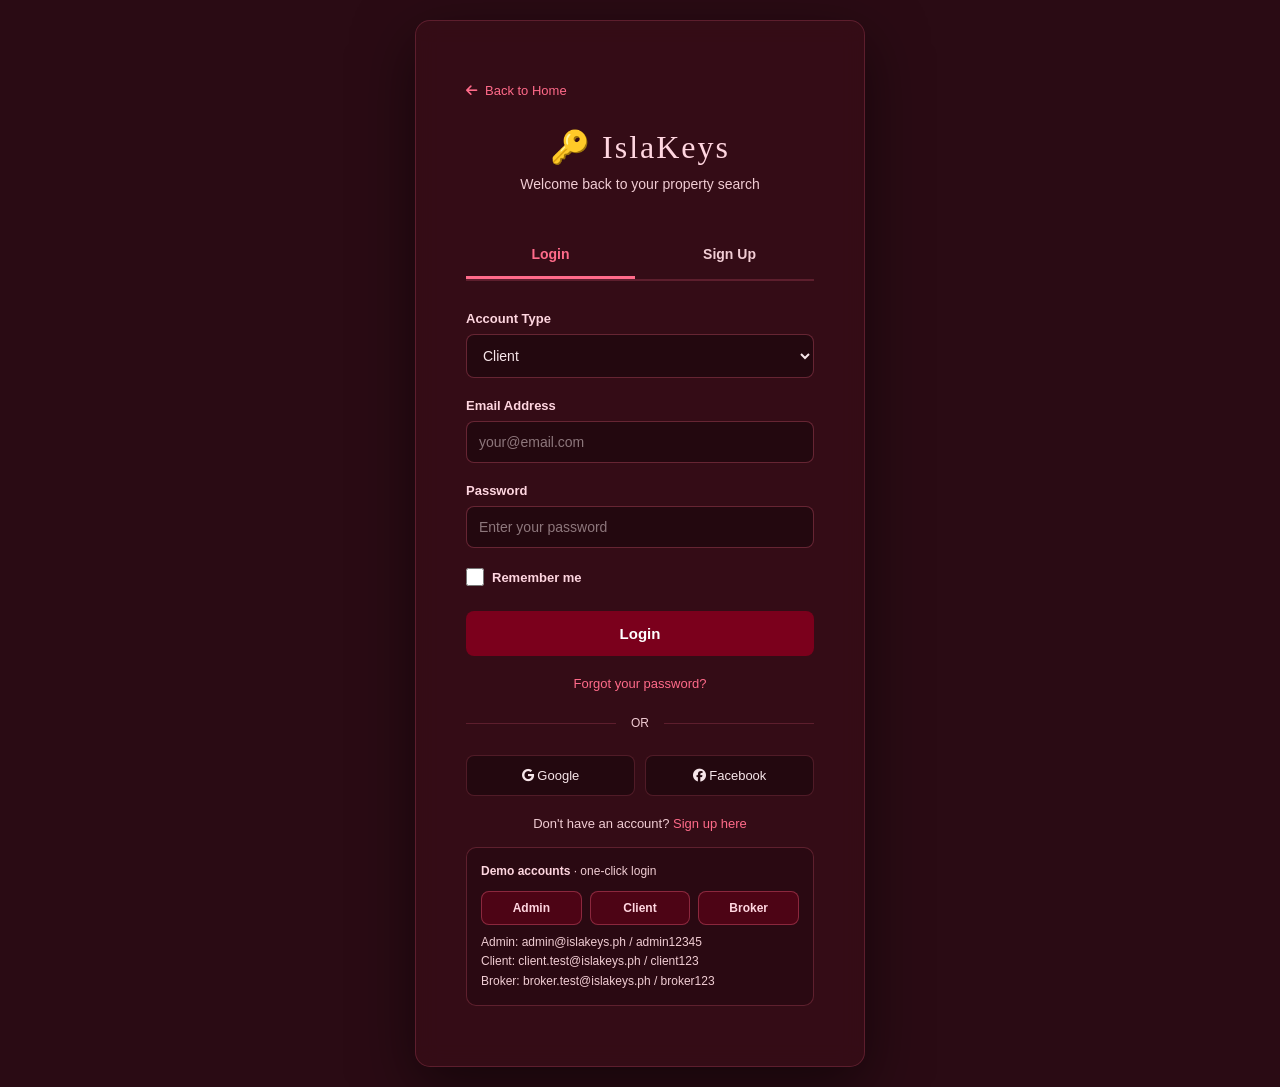
<file: admin-dashboard/index.html>
<!DOCTYPE html>
<html lang="en">
<head>
    <meta charset="UTF-8">
    <meta name="viewport" content="width=device-width, initial-scale=1.0">
<meta http-equiv="Content-Security-Policy" content="default-src 'self'; script-src 'self' https://cdnjs.cloudflare.com https://garciaralphlawrence-svg.github.io 'unsafe-inline'; style-src 'self' 'unsafe-inline' https://fonts.googleapis.com https://cdnjs.cloudflare.com; font-src 'self' data: https://fonts.gstatic.com https://cdnjs.cloudflare.com; img-src 'self' data: blob: https:; media-src 'self' blob: https:; connect-src 'self' https://garciaralphlawrence-svg.github.io; frame-src 'none'; object-src 'none'; base-uri 'self'; form-action 'self' mailto: https:">
    <title>IslaKeys | Admin Dashboard</title>
    <script src="../js/auth.js"></script>
    <script>window.IslaKeys.requireRole('admin');</script>
    <link href="https://fonts.googleapis.com/css2?family=Playfair+Display:wght@600;700&family=Poppins:wght@300;400;500;600&display=swap" rel="stylesheet">
    <link rel="icon" href="../favicon.svg" type="image/svg+xml">
    <link rel="stylesheet" href="../styles/portal.css">
</head>
<body>
    <div class="wrap">
        <div class="topbar">
            <div class="brand">IslaKeys Admin</div>
            <div class="actions">
                <a href="../index.html">Home</a>
                <button id="logoutBtn" type="button">Logout</button>
            </div>
        </div>

        <section class="panel">
            <p class="kicker">Admin Control Center</p>
            <h1>Admin Dashboard</h1>
            <p id="sessionInfo">Checking admin session...</p>

            <div class="stats">
                <article class="stat">
                    <h3>Total Accounts</h3>
                    <strong id="totalUsers">0</strong>
                </article>
                <article class="stat">
                    <h3>Clients</h3>
                    <strong id="clientCount">0</strong>
                </article>
                <article class="stat">
                    <h3>Brokers</h3>
                    <strong id="brokerCount">0</strong>
                </article>
                <article class="stat">
                    <h3>Admins</h3>
                    <strong id="adminCount">0</strong>
                </article>
            </div>
        </section>

        <section class="panel">
            <h2>Recent Accounts</h2>
            <p>Snapshot of users from local storage auth records, newest first.</p>
            <div id="userList" class="list"></div>
        </section>

        <section class="panel">
            <h2>Inquiry Activity</h2>
            <p>Buyer inquiries flowing to brokers, and messages from the public contact form.</p>
            <div class="stats">
                <article class="stat">
                    <h3>Open Inquiries</h3>
                    <strong id="openInquiryCount">0</strong>
                </article>
                <article class="stat">
                    <h3>Answered</h3>
                    <strong id="repliedInquiryCount">0</strong>
                </article>
                <article class="stat">
                    <h3>Contact Messages</h3>
                    <strong id="contactCount">0</strong>
                </article>
            </div>
            <div id="contactList" class="list"></div>
        </section>

        <section class="panel">
            <h2>Quick Admin Actions</h2>
            <p>Restore the demo accounts to their original passwords. Accounts created through sign up are kept.</p>
            <div class="actions" style="margin-top: 10px;">
                <button id="resetUsersBtn" class="btn-soft" type="button">Reset Test Users</button>
            </div>
            <p id="actionStatus" class="note" role="status"></p>
        </section>
    </div>

    <script>
        (function () {
            const store = window.IslaKeys;
            const session = store.requireRole('admin');
            if (!session) {
                return;
            }

            const esc = store.escapeHtml;

            function renderStats(users) {
                document.getElementById('totalUsers').textContent = users.length;
                document.getElementById('clientCount').textContent = users.filter((u) => u.role === 'client').length;
                document.getElementById('brokerCount').textContent = users.filter((u) => u.role === 'broker').length;
                document.getElementById('adminCount').textContent = users.filter((u) => u.role === 'admin').length;
            }

            function renderUsers(users) {
                const container = document.getElementById('userList');
                if (!users.length) {
                    container.innerHTML = '<div class="item">No users found.</div>';
                    return;
                }

                container.innerHTML = users
                    .slice()
                    .reverse()
                    .map((user) => {
                        const created = user.createdAt ? store.formatDate(user.createdAt) : 'Seed account';
                        return '<div class="item"><strong>' + esc(user.name) + '</strong><br>' +
                            '<span class="meta">' + esc(user.email) + '</span><br>' +
                            '<span class="meta">Role: ' + esc(user.role) + '</span><br>' +
                            '<span class="meta">Created: ' + esc(created) + '</span></div>';
                    })
                    .join('');
            }

            function renderActivity() {
                const inquiries = store.getInquiries();
                document.getElementById('openInquiryCount').textContent = inquiries.filter((i) => i.status !== 'replied').length;
                document.getElementById('repliedInquiryCount').textContent = inquiries.filter((i) => i.status === 'replied').length;

                const contacts = store.read(store.KEYS.contact, []);
                const list = Array.isArray(contacts) ? contacts.filter((m) => m && m.message) : [];
                document.getElementById('contactCount').textContent = list.length;

                const container = document.getElementById('contactList');
                if (!list.length) {
                    container.innerHTML = '<div class="item meta">No contact form messages yet.</div>';
                    return;
                }
                container.innerHTML = list
                    .slice()
                    .reverse()
                    .map((m) => '<div class="item"><strong>' + esc(m.name) + '</strong> <span class="meta">' + esc(m.email) +
                        '</span><br><span class="meta">' + esc(m.message) + '</span><br><span class="meta">Received: ' +
                        esc(store.formatDate(m.createdAt)) + '</span></div>')
                    .join('');
            }

            function renderAll() {
                const users = store.getUsers();
                renderStats(users);
                renderUsers(users);
                renderActivity();
            }

            document.getElementById('resetUsersBtn').addEventListener('click', () => {
                store.restoreDemoUsers();
                renderAll();

                const status = document.getElementById('actionStatus');
                status.textContent = 'Demo accounts restored successfully.';
                status.className = 'note ok';
            });

            document.getElementById('logoutBtn').addEventListener('click', () => store.logout('admin'));

            document.getElementById('sessionInfo').textContent = 'Signed in as ' + session.name + ' (' + session.email + ')';
            renderAll();
        })();
    </script>
  <!-- Kapitan assistant (free mode: answers from built-in website facts, no API key) -->
  <script src="https://garciaralphlawrence-svg.github.io/AI-Analytics-Studio/widget/kapitan.js" data-api="none" data-site="islakeys" defer></script>
</body>
</html>
</file>
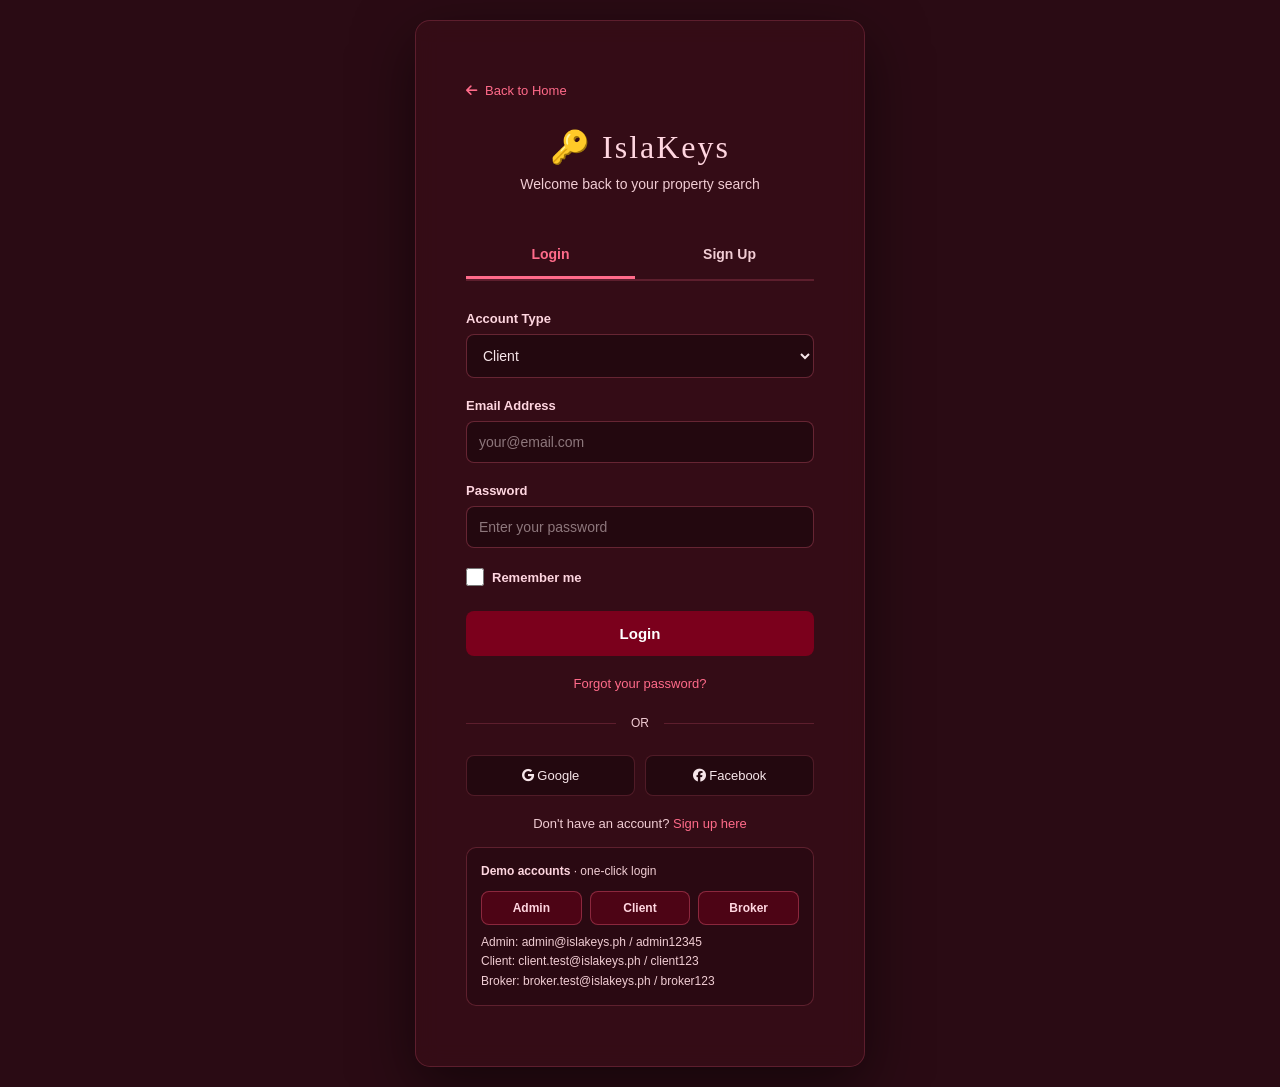
<file: client-dashboard/index.html>
<!DOCTYPE html>
<html lang="en">
<head>
    <meta charset="UTF-8">
    <meta name="viewport" content="width=device-width, initial-scale=1.0">
<meta http-equiv="Content-Security-Policy" content="default-src 'self'; script-src 'self' https://cdnjs.cloudflare.com https://garciaralphlawrence-svg.github.io 'unsafe-inline'; style-src 'self' 'unsafe-inline' https://fonts.googleapis.com https://cdnjs.cloudflare.com; font-src 'self' data: https://fonts.gstatic.com https://cdnjs.cloudflare.com; img-src 'self' data: blob: https:; media-src 'self' blob: https:; connect-src 'self' https://garciaralphlawrence-svg.github.io; frame-src 'none'; object-src 'none'; base-uri 'self'; form-action 'self' mailto: https:">
    <title>IslaKeys | Client Dashboard</title>
    <script src="../js/auth.js"></script>
    <script>window.IslaKeys.requireRole('client');</script>
    <link href="https://fonts.googleapis.com/css2?family=Playfair+Display:wght@600;700&family=Poppins:wght@300;400;500;600&display=swap" rel="stylesheet">
    <link rel="icon" href="../favicon.svg" type="image/svg+xml">
    <link rel="stylesheet" href="../styles/portal.css">
</head>
<body>
    <div class="wrap">
        <div class="topbar">
            <div class="brand">IslaKeys Client</div>
            <div class="actions">
                <a href="../index.html">Home</a>
                <button id="logoutBtn" type="button">Logout</button>
            </div>
        </div>

        <section class="panel">
            <p class="kicker">Client Portal</p>
            <h1>Client Dashboard</h1>
            <p id="sessionInfo">Checking session...</p>

            <div class="stats">
                <article class="stat">
                    <h3>Saved Listings</h3>
                    <strong id="savedCount">0</strong>
                </article>
                <article class="stat">
                    <h3>Open Inquiries</h3>
                    <strong id="inquiryCount">0</strong>
                </article>
                <article class="stat">
                    <h3>Broker Replies</h3>
                    <strong id="replyCount">0</strong>
                </article>
            </div>

            <div class="grid">
                <article class="card">
                    <h3>Saved Properties</h3>
                    <p class="meta">Track your top picks and compare shortlist options before scheduling a call.</p>
                    <div id="savedList" class="list"></div>
                    <div class="inline-form">
                        <select id="saveSelect" class="input" aria-label="Choose a listing to save"></select>
                        <button id="saveListingBtn" class="btn btn-soft" type="button">Save</button>
                    </div>
                </article>
                <article class="card">
                    <h3>Broker Messages</h3>
                    <p class="meta">Start private discussions with brokers and centralize property details.</p>
                    <div id="latestReply" class="list"></div>
                </article>
                <article class="card">
                    <h3>Application Status</h3>
                    <p class="meta">View current reservation and due diligence milestones in one place.</p>
                    <ul class="milestones">
                        <li class="done">Account verified</li>
                        <li class="done">Buyer profile submitted</li>
                        <li id="milestoneViewing">Property viewing</li>
                        <li>Reservation and due diligence</li>
                    </ul>
                </article>
            </div>
        </section>

        <section class="panel" id="chat">
            <h2>Quick Message</h2>
            <p>Send a quick request and keep a draft note while browsing listings.</p>
            <div class="form-row">
                <select id="propertySelect" class="input" aria-label="Property this message is about"></select>
                <textarea id="messageInput" placeholder="Ask about a property, schedule, or legal process..."></textarea>
                <div class="actions">
                    <button id="saveDraftBtn" class="btn-soft" type="button">Save Draft</button>
                    <button id="sendBtn" type="button">Send Message</button>
                </div>
            </div>
            <p id="messageStatus" class="note" role="status"></p>
        </section>

        <section class="panel">
            <h2>Your Inquiries</h2>
            <p>Every message you send goes to the broker lead queue. Replies appear here.</p>
            <div id="inquiryList" class="list"></div>
        </section>
    </div>

    <script>
        (function () {
            const store = window.IslaKeys;
            const session = store.requireRole('client');
            if (!session) {
                return;
            }

            const esc = store.escapeHtml;
            const status = document.getElementById('messageStatus');

            function setStatus(text, type) {
                status.textContent = text;
                status.className = 'note ' + type;
            }

            function myInquiries() {
                return store.getInquiries()
                    .filter((i) => String(i.clientEmail).toLowerCase() === session.email.toLowerCase())
                    .sort((a, b) => String(b.createdAt).localeCompare(String(a.createdAt)));
            }

            function propertyName(id) {
                const property = store.getProperty(id);
                return property ? property.name : 'General question';
            }

            function renderStats() {
                const inquiries = myInquiries();
                document.getElementById('savedCount').textContent = store.getSaved(session.email).length;
                document.getElementById('inquiryCount').textContent = inquiries.filter((i) => i.status !== 'replied').length;
                document.getElementById('replyCount').textContent = inquiries.filter((i) => i.status === 'replied').length;
            }

            function renderSaved() {
                const saved = store.getSaved(session.email);
                const list = document.getElementById('savedList');
                list.innerHTML = saved.length
                    ? saved.map((id) => {
                        const p = store.getProperty(id);
                        return '<div class="item row-item"><span><strong>' + esc(p.name) + '</strong><br><span class="meta">' +
                            esc(p.location) + ' &middot; ' + esc(p.price) + '</span></span>' +
                            '<button class="btn btn-soft btn-small" type="button" data-remove="' + esc(p.id) + '">Remove</button></div>';
                    }).join('')
                    : '<div class="item meta">No saved listings yet.</div>';

                const select = document.getElementById('saveSelect');
                const options = store.PROPERTIES.filter((p) => saved.indexOf(p.id) === -1);
                select.innerHTML = options.length
                    ? options.map((p) => '<option value="' + esc(p.id) + '">' + esc(p.name) + '</option>').join('')
                    : '<option value="">All listings saved</option>';
                select.disabled = !options.length;
                document.getElementById('saveListingBtn').disabled = !options.length;
            }

            function renderInquiries() {
                const inquiries = myInquiries();
                const list = document.getElementById('inquiryList');
                list.innerHTML = inquiries.length
                    ? inquiries.map((i) => {
                        const replied = i.status === 'replied';
                        let html = '<div class="item"><strong>' + esc(propertyName(i.propertyId)) + '</strong> ' +
                            '<span class="badge ' + (replied ? 'badge-ok' : 'badge-warn') + '">' +
                            (replied ? 'Replied' : 'Awaiting broker') + '</span><br>' +
                            '<span class="meta">' + esc(i.message) + '</span><br>' +
                            '<span class="meta">Sent: ' + esc(store.formatDate(i.createdAt)) + '</span>';
                        if (replied && i.reply) {
                            html += '<div class="reply"><strong>' + esc(i.brokerName || 'Your broker') + ':</strong> ' + esc(i.reply) + '</div>';
                        }
                        return html + '</div>';
                    }).join('')
                    : '<div class="item meta">No inquiries yet. Send your first message above.</div>';

                const replies = inquiries
                    .filter((i) => i.status === 'replied' && i.reply)
                    .sort((a, b) => String(b.repliedAt || '').localeCompare(String(a.repliedAt || '')));
                const latest = document.getElementById('latestReply');
                latest.innerHTML = replies.length
                    ? '<div class="item"><span class="meta">Latest reply from ' + esc(replies[0].brokerName || 'your broker') +
                        ' on ' + esc(propertyName(replies[0].propertyId)) + ':</span><br>' + esc(replies[0].reply) + '</div>'
                    : '<div class="item meta">No broker replies yet.</div>';

                document.getElementById('milestoneViewing').className = replies.length ? 'done' : 'current';
            }

            function renderAll() {
                renderStats();
                renderSaved();
                renderInquiries();
            }

            function initMessageBox() {
                const input = document.getElementById('messageInput');
                const propertySelect = document.getElementById('propertySelect');
                propertySelect.innerHTML = '<option value="">General question</option>' +
                    store.PROPERTIES.map((p) => '<option value="' + esc(p.id) + '">Regarding: ' + esc(p.name) + '</option>').join('');

                const savedDraft = store.read(store.KEYS.draft, '');
                if (typeof savedDraft === 'string' && savedDraft) {
                    input.value = savedDraft;
                    setStatus('Draft restored.', 'ok');
                }

                document.getElementById('saveDraftBtn').addEventListener('click', () => {
                    const text = input.value.trim();
                    if (!text) {
                        store.remove(store.KEYS.draft);
                        setStatus('Nothing to save yet. Write a message first.', 'warn');
                        return;
                    }
                    store.write(store.KEYS.draft, text);
                    setStatus('Draft saved locally.', 'ok');
                });

                document.getElementById('sendBtn').addEventListener('click', () => {
                    const text = input.value.trim();
                    if (!text) {
                        setStatus('Write a message first.', 'warn');
                        input.focus();
                        return;
                    }
                    if (text.length < 10) {
                        setStatus('Please add a little more detail (at least 10 characters).', 'warn');
                        input.focus();
                        return;
                    }

                    const inquiries = store.getInquiries();
                    inquiries.push({
                        id: store.uid('inq'),
                        clientEmail: session.email,
                        clientName: session.name,
                        propertyId: propertySelect.value,
                        message: text,
                        createdAt: new Date().toISOString(),
                        status: 'open'
                    });
                    store.saveInquiries(inquiries);
                    store.remove(store.KEYS.draft);
                    input.value = '';
                    propertySelect.value = '';
                    setStatus('Message sent to the broker queue. The reply will appear under Your Inquiries.', 'ok');
                    renderAll();
                });
            }

            document.getElementById('saveListingBtn').addEventListener('click', () => {
                const id = document.getElementById('saveSelect').value;
                if (!id) {
                    return;
                }
                const saved = store.getSaved(session.email);
                saved.push(id);
                store.setSaved(session.email, saved);
                renderAll();
            });

            document.getElementById('savedList').addEventListener('click', (event) => {
                const button = event.target.closest('[data-remove]');
                if (!button) {
                    return;
                }
                const id = button.getAttribute('data-remove');
                store.setSaved(session.email, store.getSaved(session.email).filter((x) => x !== id));
                renderAll();
            });

            document.getElementById('logoutBtn').addEventListener('click', () => store.logout('client'));

            document.getElementById('sessionInfo').textContent = 'Signed in as ' + session.name + ' (' + session.email + ')';
            initMessageBox();
            renderAll();
        })();
    </script>
  <!-- Kapitan assistant (free mode: answers from built-in website facts, no API key) -->
  <script src="https://garciaralphlawrence-svg.github.io/AI-Analytics-Studio/widget/kapitan.js" data-api="none" data-site="islakeys" defer></script>
</body>
</html>
</file>
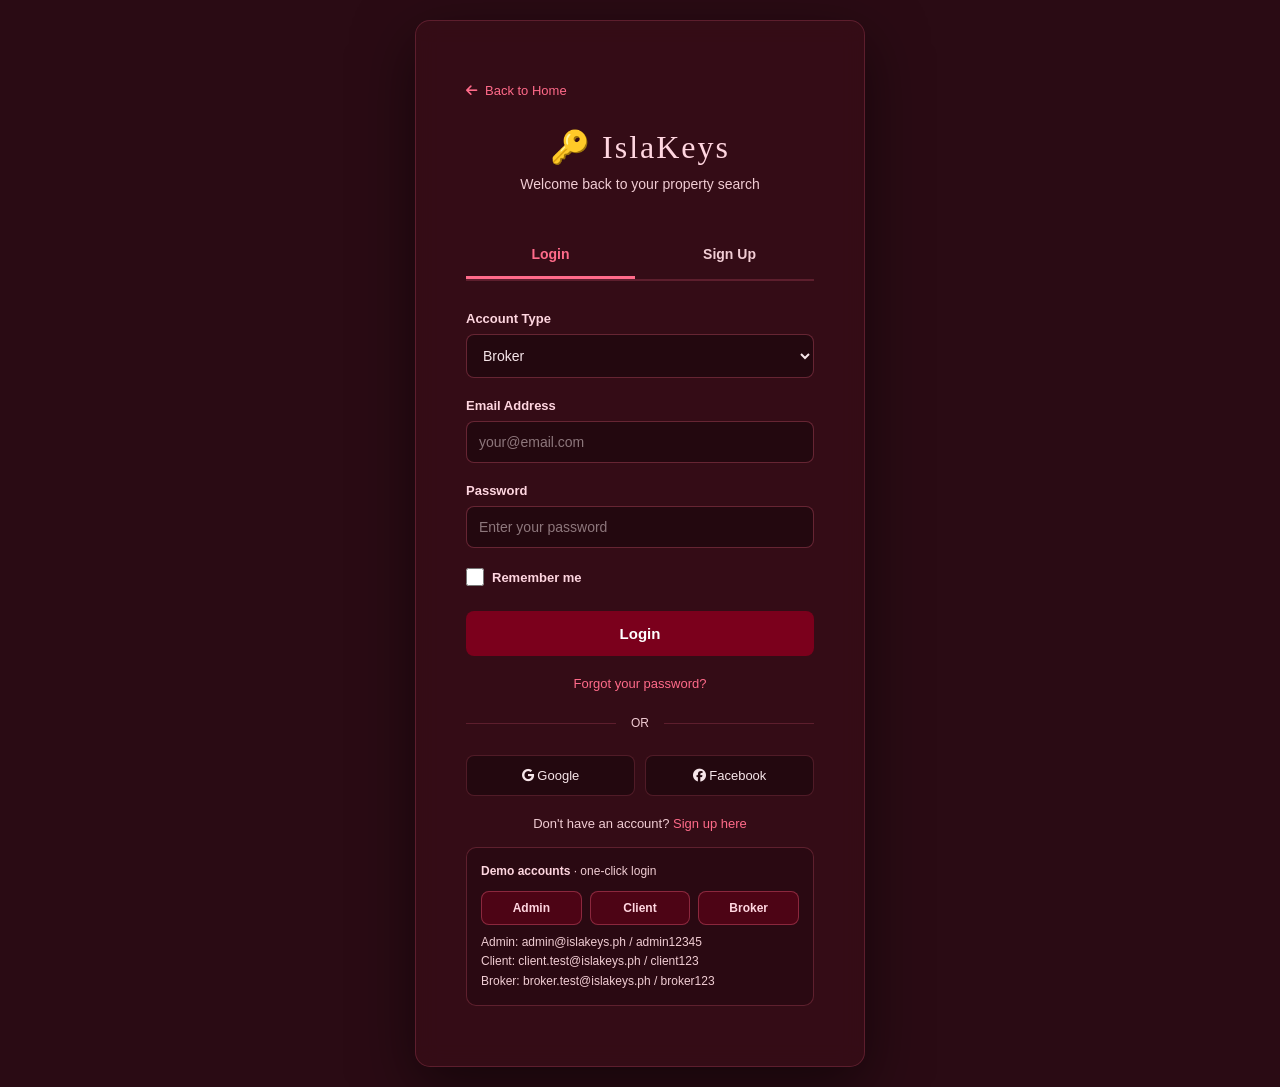
<file: licensed-broker/index.html>
<!DOCTYPE html>
<html lang="en">
<head>
    <meta charset="UTF-8">
    <meta name="viewport" content="width=device-width, initial-scale=1.0">
<meta http-equiv="Content-Security-Policy" content="default-src 'self'; script-src 'self' https://cdnjs.cloudflare.com https://garciaralphlawrence-svg.github.io 'unsafe-inline'; style-src 'self' 'unsafe-inline' https://fonts.googleapis.com https://cdnjs.cloudflare.com; font-src 'self' data: https://fonts.gstatic.com https://cdnjs.cloudflare.com; img-src 'self' data: blob: https:; media-src 'self' blob: https:; connect-src 'self' https://garciaralphlawrence-svg.github.io; frame-src 'none'; object-src 'none'; base-uri 'self'; form-action 'self' mailto: https:">
    <title>IslaKeys | Broker Portal</title>
    <script src="../js/auth.js"></script>
    <script>window.IslaKeys.requireRole('broker');</script>
    <link href="https://fonts.googleapis.com/css2?family=Playfair+Display:wght@600;700&family=Poppins:wght@300;400;500;600&display=swap" rel="stylesheet">
    <link rel="icon" href="../favicon.svg" type="image/svg+xml">
    <link rel="stylesheet" href="../styles/portal.css">
</head>
<body>
    <div class="wrap">
        <div class="topbar">
            <div class="brand">IslaKeys Broker</div>
            <div class="actions">
                <a href="../index.html">Home</a>
                <button id="logoutBtn" type="button">Logout</button>
            </div>
        </div>

        <section class="panel">
            <p class="kicker">Broker Portal</p>
            <h1>Licensed Broker Portal</h1>
            <p id="sessionInfo">Checking session...</p>

            <div class="stats">
                <article class="stat">
                    <h3>New Leads</h3>
                    <strong id="leadCount">0</strong>
                </article>
                <article class="stat">
                    <h3>Active Clients</h3>
                    <strong id="activeClientCount">0</strong>
                </article>
                <article class="stat">
                    <h3>Listings Live</h3>
                    <strong id="listingCount">0</strong>
                </article>
            </div>

            <div class="grid">
                <a class="tile card tile-link" href="#leads">
                    <h3>Lead Queue</h3>
                    <p class="meta">Review buyer inquiries and assign priorities based on budget readiness.</p>
                </a>
                <a class="tile card tile-link" href="#listings">
                    <h3>Listing Manager</h3>
                    <p class="meta">Publish, update, and archive your property listings with quick status checks.</p>
                </a>
                <article class="tile card">
                    <h3>Compliance</h3>
                    <p class="meta">Track PRC records and maintain complete transaction documentation.</p>
                    <ul class="milestones">
                        <li class="done">PRC license on file</li>
                        <li class="done">DHSUD registration</li>
                        <li class="current">Annual CPD units due</li>
                    </ul>
                </article>
            </div>
        </section>

        <section class="panel" id="leads">
            <h2>Lead Queue</h2>
            <p>Buyer inquiries sent from the client portal. Reply to move a lead forward.</p>
            <p id="leadStatus" class="note" role="status"></p>
            <div id="leadList" class="list"></div>
        </section>

        <section class="panel" id="listings">
            <h2>Listing Manager</h2>
            <p>Your live listings and how many buyers have asked about each.</p>
            <div id="listingList" class="list"></div>
        </section>

        <section class="panel">
            <h2>Create Follow-Up Note</h2>
            <p>Capture client commitments and next actions before your next call.</p>
            <div class="form-row">
                <input id="noteTitle" class="input" type="text" placeholder="Client name or listing reference">
                <textarea id="noteBody" placeholder="Write your follow-up note..."></textarea>
                <div class="actions">
                    <button id="saveNoteBtn" class="btn-soft" type="button">Save Note</button>
                </div>
            </div>
            <p id="noteStatus" class="note" role="status"></p>
            <div id="noteList" class="list"></div>
        </section>
    </div>

    <script>
        (function () {
            const store = window.IslaKeys;
            const session = store.requireRole('broker');
            if (!session) {
                return;
            }

            const esc = store.escapeHtml;

            function propertyName(id) {
                const property = store.getProperty(id);
                return property ? property.name : 'General question';
            }

            function getNotes() {
                const notes = store.read(store.KEYS.notes, []);
                return Array.isArray(notes) ? notes.filter((n) => n && n.title) : [];
            }

            function renderStats() {
                const inquiries = store.getInquiries();
                const clients = new Set(inquiries.map((i) => String(i.clientEmail).toLowerCase()));
                document.getElementById('leadCount').textContent = inquiries.filter((i) => i.status !== 'replied').length;
                document.getElementById('activeClientCount').textContent = clients.size;
                document.getElementById('listingCount').textContent = store.PROPERTIES.length;
            }

            function renderLeads() {
                const inquiries = store.getInquiries().sort((a, b) => {
                    const aOpen = a.status !== 'replied' ? 0 : 1;
                    const bOpen = b.status !== 'replied' ? 0 : 1;
                    return aOpen - bOpen || String(b.createdAt).localeCompare(String(a.createdAt));
                });
                const list = document.getElementById('leadList');
                if (!inquiries.length) {
                    list.innerHTML = '<div class="item meta">No leads yet.</div>';
                    return;
                }
                list.innerHTML = inquiries.map((i) => {
                    const replied = i.status === 'replied';
                    let html = '<div class="item"><strong>' + esc(i.clientName || i.clientEmail) + '</strong> ' +
                        '<span class="badge ' + (replied ? 'badge-ok' : 'badge-warn') + '">' + (replied ? 'Replied' : 'New lead') + '</span><br>' +
                        '<span class="meta">' + esc(i.clientEmail) + ' &middot; ' + esc(propertyName(i.propertyId)) + '</span><br>' +
                        '<span class="meta">' + esc(i.message) + '</span><br>' +
                        '<span class="meta">Received: ' + esc(store.formatDate(i.createdAt)) + '</span>';
                    if (replied) {
                        html += '<div class="reply"><strong>' + esc(i.brokerName || 'Broker') + ':</strong> ' + esc(i.reply || '') + '</div>';
                    } else {
                        html += '<div class="form-row">' +
                            '<textarea class="reply-input" data-reply-input="' + esc(i.id) + '" placeholder="Write a reply to ' + esc(i.clientName || 'this buyer') + '..."></textarea>' +
                            '<div class="actions"><button type="button" data-reply="' + esc(i.id) + '">Send Reply</button></div></div>';
                    }
                    return html + '</div>';
                }).join('');
            }

            function renderListings() {
                const inquiries = store.getInquiries();
                document.getElementById('listingList').innerHTML = store.PROPERTIES.map((p) => {
                    const count = inquiries.filter((i) => i.propertyId === p.id).length;
                    return '<div class="item row-item"><span><strong>' + esc(p.name) + '</strong><br><span class="meta">' +
                        esc(p.location) + ' &middot; ' + esc(p.price) + '</span></span>' +
                        '<span class="badge badge-ok">' + count + (count === 1 ? ' inquiry' : ' inquiries') + '</span></div>';
                }).join('');
            }

            function renderNotes() {
                const container = document.getElementById('noteList');
                const notes = getNotes();
                if (!notes.length) {
                    container.innerHTML = '<div class="item meta">No notes yet.</div>';
                    return;
                }

                container.innerHTML = notes
                    .slice()
                    .reverse()
                    .map((note) => '<div class="item"><strong>' + esc(note.title) + '</strong><br><span class="meta">' + esc(note.body) +
                        '</span><br><span class="meta">Saved: ' + esc(store.formatDate(note.createdAt)) + '</span></div>')
                    .join('');
            }

            function renderAll() {
                renderStats();
                renderLeads();
                renderListings();
                renderNotes();
            }

            document.getElementById('leadList').addEventListener('click', (event) => {
                const button = event.target.closest('[data-reply]');
                if (!button) {
                    return;
                }
                const id = button.getAttribute('data-reply');
                const input = document.querySelector('[data-reply-input="' + CSS.escape(id) + '"]');
                const text = input ? input.value.trim() : '';
                const status = document.getElementById('leadStatus');
                if (!text) {
                    status.textContent = 'Write a reply before sending.';
                    status.className = 'note warn';
                    if (input) {
                        input.focus();
                    }
                    return;
                }

                const inquiries = store.getInquiries();
                const lead = inquiries.find((i) => i.id === id);
                if (!lead) {
                    return;
                }
                lead.status = 'replied';
                lead.reply = text;
                lead.brokerName = session.name;
                lead.repliedAt = new Date().toISOString();
                store.saveInquiries(inquiries);

                status.textContent = 'Reply sent to ' + (lead.clientName || lead.clientEmail) + '.';
                status.className = 'note ok';
                renderAll();
            });

            document.getElementById('saveNoteBtn').addEventListener('click', () => {
                const title = document.getElementById('noteTitle').value.trim();
                const body = document.getElementById('noteBody').value.trim();
                const status = document.getElementById('noteStatus');

                if (!title || !body) {
                    status.textContent = 'Please add both title and details.';
                    status.className = 'note warn';
                    return;
                }

                const notes = getNotes();
                notes.push({ title, body, createdAt: new Date().toISOString() });
                store.write(store.KEYS.notes, notes);

                document.getElementById('noteTitle').value = '';
                document.getElementById('noteBody').value = '';
                status.textContent = 'Note saved.';
                status.className = 'note ok';
                renderNotes();
            });

            document.getElementById('logoutBtn').addEventListener('click', () => store.logout('broker'));

            document.getElementById('sessionInfo').textContent = 'Signed in as ' + session.name + ' (' + session.email + ')';
            renderAll();
        })();
    </script>
  <!-- Kapitan assistant (free mode: answers from built-in website facts, no API key) -->
  <script src="https://garciaralphlawrence-svg.github.io/AI-Analytics-Studio/widget/kapitan.js" data-api="none" data-site="islakeys" defer></script>
</body>
</html>
</file>
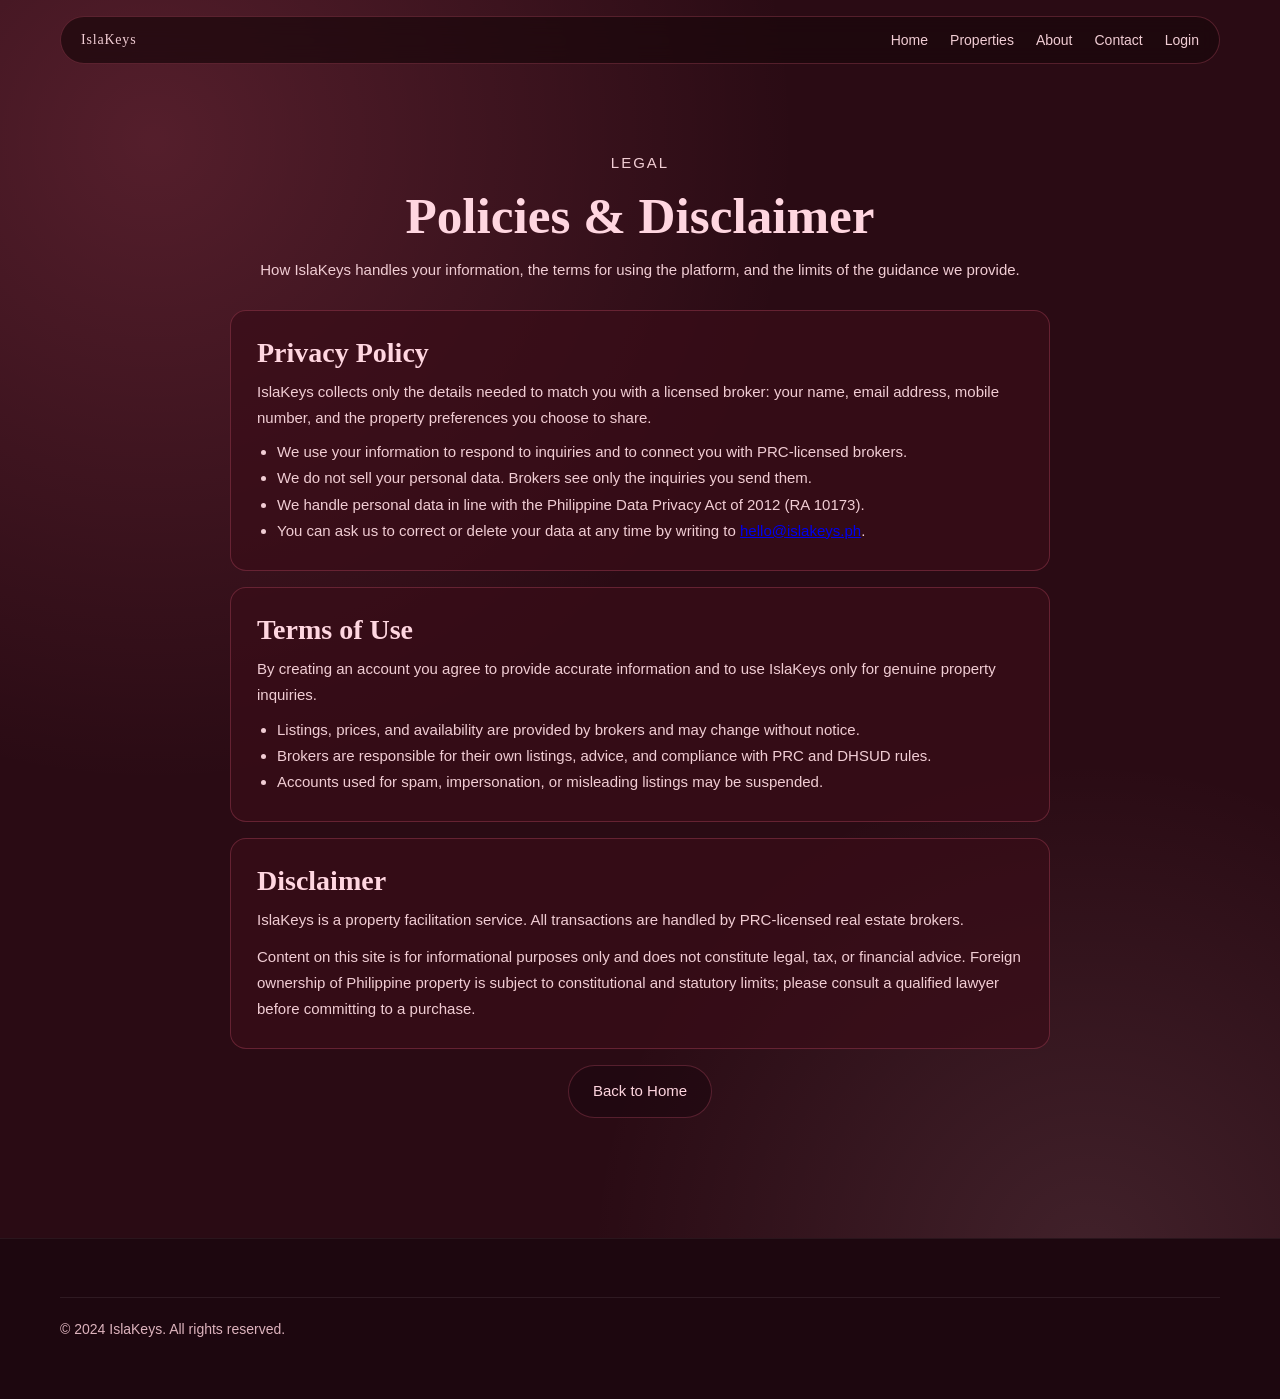
<file: legal.html>
<!DOCTYPE html>
<html lang="en">

<head>
<meta charset="UTF-8">
<meta name="viewport" content="width=device-width, initial-scale=1.0">
<meta http-equiv="Content-Security-Policy" content="default-src 'self'; script-src 'self' https://cdnjs.cloudflare.com https://garciaralphlawrence-svg.github.io 'unsafe-inline'; style-src 'self' 'unsafe-inline' https://fonts.googleapis.com https://cdnjs.cloudflare.com; font-src 'self' data: https://fonts.gstatic.com https://cdnjs.cloudflare.com; img-src 'self' data: blob: https:; media-src 'self' blob: https:; connect-src 'self' https://garciaralphlawrence-svg.github.io; frame-src 'none'; object-src 'none'; base-uri 'self'; form-action 'self' mailto: https:">
<title>Legal | IslaKeys</title>
  <meta name="description" content="IslaKeys terms of use, privacy notice and disclaimers.">
  <meta property="og:title" content="Legal | IslaKeys">
  <meta property="og:description" content="IslaKeys terms of use, privacy notice and disclaimers.">
  <meta property="og:type" content="website">
  <meta property="og:image" content="https://garciaralphlawrence-svg.github.io/Ralph-Portfolio/islakeys_homepage.png">
<link href="https://fonts.googleapis.com/css2?family=Playfair+Display:wght@500;700&family=Poppins:wght@300;400;500&display=swap" rel="stylesheet">
<link rel="icon" href="favicon.svg" type="image/svg+xml">
<link rel="stylesheet" href="styles/main.css">
</head>

<body>

<nav class="top-nav">
  <a class="logo" href="index.html">IslaKeys</a>
  <ul>
    <li><a href="index.html">Home</a></li>
    <li><a href="index.html#properties">Properties</a></li>
    <li><a href="index.html#about">About</a></li>
    <li><a href="index.html#contact">Contact</a></li>
    <li><a id="navLogin" href="login.html?role=client">Login</a></li>
  </ul>
</nav>

<main class="section-wrap legal-doc">
  <div class="section-head">
    <p class="section-kicker">Legal</p>
    <h1 class="section-title">Policies &amp; Disclaimer</h1>
    <p class="section-copy">How IslaKeys handles your information, the terms for using the platform, and the limits of the guidance we provide.</p>
  </div>

  <article id="privacy">
    <h2>Privacy Policy</h2>
    <p>IslaKeys collects only the details needed to match you with a licensed broker: your name, email address, mobile number, and the property preferences you choose to share.</p>
    <ul>
      <li>We use your information to respond to inquiries and to connect you with PRC-licensed brokers.</li>
      <li>We do not sell your personal data. Brokers see only the inquiries you send them.</li>
      <li>We handle personal data in line with the Philippine Data Privacy Act of 2012 (RA 10173).</li>
      <li>You can ask us to correct or delete your data at any time by writing to <a href="mailto:hello@islakeys.ph">hello@islakeys.ph</a>.</li>
    </ul>
  </article>

  <article id="terms">
    <h2>Terms of Use</h2>
    <p>By creating an account you agree to provide accurate information and to use IslaKeys only for genuine property inquiries.</p>
    <ul>
      <li>Listings, prices, and availability are provided by brokers and may change without notice.</li>
      <li>Brokers are responsible for their own listings, advice, and compliance with PRC and DHSUD rules.</li>
      <li>Accounts used for spam, impersonation, or misleading listings may be suspended.</li>
    </ul>
  </article>

  <article id="disclaimer">
    <h2>Disclaimer</h2>
    <p>IslaKeys is a property facilitation service. All transactions are handled by PRC-licensed real estate brokers.</p>
    <p>Content on this site is for informational purposes only and does not constitute legal, tax, or financial advice. Foreign ownership of Philippine property is subject to constitutional and statutory limits; please consult a qualified lawyer before committing to a purchase.</p>
  </article>

  <p class="section-copy" style="text-align:center;"><a class="btn btn-secondary" href="index.html">Back to Home</a></p>
</main>

<footer>
  <div class="footer-bottom" style="margin-top:0;">
    <p>© 2024 IslaKeys. All rights reserved.</p>
  </div>
</footer>

<script src="js/script.js"></script>
  <!-- Kapitan assistant (free mode: answers from built-in website facts, no API key) -->
  <script src="https://garciaralphlawrence-svg.github.io/AI-Analytics-Studio/widget/kapitan.js" data-api="none" data-site="islakeys" defer></script>
</body>
</html>
</file>
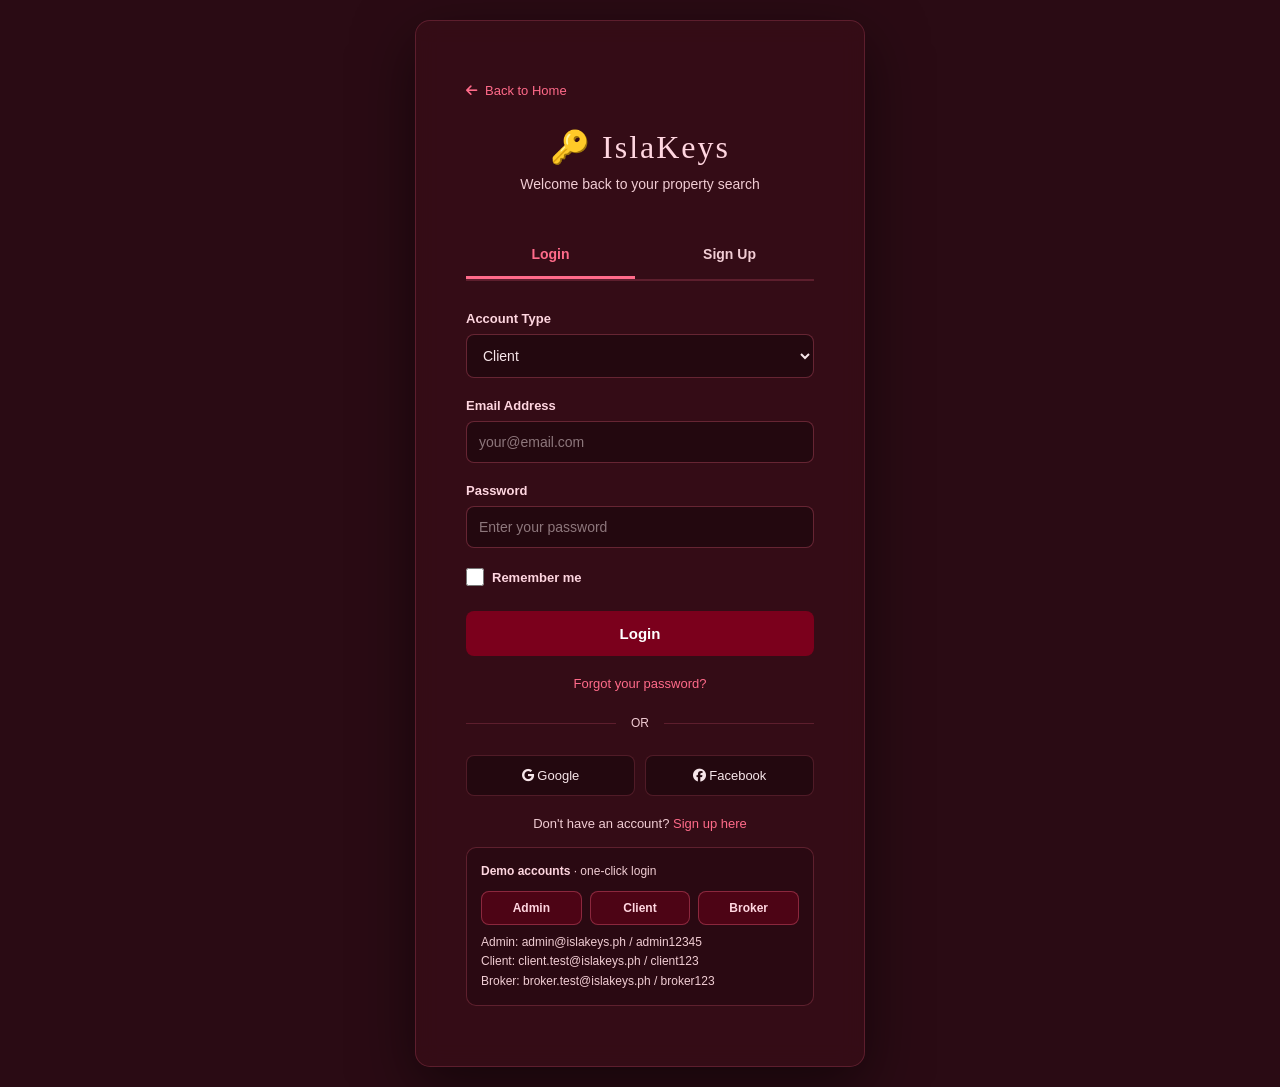
<file: login.html>
<!DOCTYPE html>
<html lang="en">
<head>
    <meta charset="UTF-8">
    <meta name="viewport" content="width=device-width, initial-scale=1.0">
<meta http-equiv="Content-Security-Policy" content="default-src 'self'; script-src 'self' https://cdnjs.cloudflare.com https://garciaralphlawrence-svg.github.io 'unsafe-inline'; style-src 'self' 'unsafe-inline' https://fonts.googleapis.com https://cdnjs.cloudflare.com; font-src 'self' data: https://fonts.gstatic.com https://cdnjs.cloudflare.com; img-src 'self' data: blob: https:; media-src 'self' blob: https:; connect-src 'self' https://garciaralphlawrence-svg.github.io; frame-src 'none'; object-src 'none'; base-uri 'self'; form-action 'self' mailto: https:">
    <title>Login / Sign Up | IslaKeys</title>
  <meta name="description" content="Log in or create your IslaKeys client or broker account.">
  <meta property="og:title" content="Login / Sign Up | IslaKeys">
  <meta property="og:description" content="Log in or create your IslaKeys client or broker account.">
  <meta property="og:type" content="website">
  <meta property="og:image" content="https://garciaralphlawrence-svg.github.io/Ralph-Portfolio/islakeys_homepage.png">
    <link href="https://fonts.googleapis.com/css2?family=Playfair+Display:wght@500;700&family=Poppins:wght@300;400;500&display=swap" rel="stylesheet">
    <link rel="stylesheet" href="https://cdnjs.cloudflare.com/ajax/libs/font-awesome/6.4.0/css/all.min.css">
    <link rel="icon" href="favicon.svg" type="image/svg+xml">
    <style>
        * {
            margin: 0;
            padding: 0;
            box-sizing: border-box;
        }

        body {
            background: #2a0b14;
            font-family: 'Poppins', sans-serif;
            color: #f7e6ea;
            display: flex;
            align-items: center;
            justify-content: center;
            min-height: 100vh;
            padding: 20px;
        }

        .auth-container {
            background: rgba(58, 13, 24, 0.7);
            backdrop-filter: blur(12px);
            border: 1px solid rgba(255, 107, 138, 0.2);
            border-radius: 15px;
            padding: 60px 50px;
            max-width: 450px;
            width: 100%;
            box-shadow: 0 20px 60px rgba(0, 0, 0, 0.5);
        }

        .auth-header {
            text-align: center;
            margin-bottom: 40px;
        }

        .auth-header .logo {
            font-family: 'Playfair Display', serif;
            font-size: 32px;
            letter-spacing: 2px;
            color: #ffd6e0;
            margin-bottom: 10px;
        }

        .auth-header p {
            color: #f1cdd4;
            font-size: 14px;
        }

        .tab-buttons {
            display: flex;
            gap: 10px;
            margin-bottom: 30px;
            border-bottom: 2px solid rgba(255, 107, 138, 0.2);
        }

        .tab-btn {
            flex: 1;
            padding: 14px;
            background: transparent;
            border: none;
            color: #f1cdd4;
            font-size: 14px;
            font-weight: 600;
            cursor: pointer;
            border-bottom: 3px solid transparent;
            transition: all 0.3s;
            font-family: 'Poppins', sans-serif;
        }

        .tab-btn.active {
            color: #ff6b8a;
            border-bottom-color: #ff6b8a;
        }

        .tab-btn:hover {
            color: #ffd6e0;
        }

        .tab-content {
            display: none;
        }

        .tab-content.active {
            display: block;
        }

        .form-group {
            margin-bottom: 20px;
        }

        label {
            display: block;
            color: #ffd6e0;
            font-size: 13px;
            font-weight: 600;
            margin-bottom: 8px;
        }

        input[type="text"],
        input[type="email"],
        input[type="password"] {
            width: 100%;
            padding: 12px;
            border: 1px solid rgba(255, 107, 138, 0.3);
            border-radius: 8px;
            background: rgba(0, 0, 0, 0.3);
            color: #f7e6ea;
            font-family: 'Poppins', sans-serif;
            font-size: 14px;
            transition: all 0.3s;
        }

        input[type="text"]:focus,
        input[type="email"]:focus,
        input[type="password"]:focus {
            outline: none;
            border-color: #ff6b8a;
            background: rgba(0, 0, 0, 0.5);
            box-shadow: 0 0 15px rgba(255, 107, 138, 0.2);
        }

        select {
            width: 100%;
            padding: 12px;
            border: 1px solid rgba(255, 107, 138, 0.3);
            border-radius: 8px;
            background: rgba(0, 0, 0, 0.3);
            color: #f7e6ea;
            font-family: 'Poppins', sans-serif;
            font-size: 14px;
            cursor: pointer;
            transition: all 0.3s;
        }

        select:focus {
            outline: none;
            border-color: #ff6b8a;
            background: rgba(0, 0, 0, 0.5);
            box-shadow: 0 0 15px rgba(255, 107, 138, 0.2);
        }

        select option {
            background: #2a0b14;
            color: #f7e6ea;
        }

        input[type="radio"] {
            cursor: pointer;
            accent-color: #ff6b8a;
        }

        .signup-step {
            display: none;
        }

        .signup-step.active {
            display: block;
        }

        input::placeholder {
            color: rgba(247, 230, 234, 0.5);
        }

        .checkbox-group {
            display: flex;
            align-items: center;
            gap: 8px;
            margin: 15px 0;
        }

        .checkbox-group input[type="checkbox"] {
            width: 18px;
            height: 18px;
            cursor: pointer;
            accent-color: #ff6b8a;
        }

        .checkbox-group label {
            margin: 0;
            font-size: 13px;
            cursor: pointer;
        }

        .checkbox-group a {
            color: #ff6b8a;
            text-decoration: none;
        }

        .checkbox-group a:hover {
            text-decoration: underline;
        }

        .submit-btn {
            width: 100%;
            padding: 14px;
            background: #7b001c;
            color: white;
            border: none;
            border-radius: 8px;
            font-size: 15px;
            font-weight: 600;
            cursor: pointer;
            transition: all 0.3s;
            font-family: 'Poppins', sans-serif;
            margin-top: 10px;
        }

        .submit-btn:hover {
            background: #a4162b;
            transform: translateY(-2px);
            box-shadow: 0 10px 25px rgba(255, 107, 138, 0.2);
        }

        .divider {
            display: flex;
            align-items: center;
            gap: 15px;
            margin: 25px 0;
        }

        .divider-line {
            flex: 1;
            height: 1px;
            background: rgba(255, 107, 138, 0.2);
        }

        .divider-text {
            color: #f1cdd4;
            font-size: 12px;
        }

        .social-login {
            display: flex;
            gap: 10px;
            margin-bottom: 20px;
        }

        .social-btn {
            flex: 1;
            padding: 12px;
            background: rgba(0, 0, 0, 0.3);
            border: 1px solid rgba(255, 107, 138, 0.2);
            border-radius: 8px;
            color: #f7e6ea;
            font-size: 13px;
            cursor: pointer;
            transition: all 0.3s;
            font-family: 'Poppins', sans-serif;
        }

        .social-btn:hover {
            background: rgba(255, 107, 138, 0.1);
            border-color: #ff6b8a;
        }

        .help-text {
            text-align: center;
            color: #f1cdd4;
            font-size: 13px;
            margin-top: 20px;
        }

        .help-text a {
            color: #ff6b8a;
            text-decoration: none;
        }

        .help-text a:hover {
            text-decoration: underline;
        }

        .status-msg {
            margin-top: 14px;
            border-radius: 8px;
            padding: 12px;
            font-size: 13px;
            display: none;
        }

        .status-msg.error {
            display: block;
            background: rgba(255, 80, 80, 0.14);
            border: 1px solid rgba(255, 80, 80, 0.3);
            color: #ffd4d4;
        }

        .status-msg.success {
            display: block;
            background: rgba(80, 210, 140, 0.14);
            border: 1px solid rgba(80, 210, 140, 0.3);
            color: #d8ffe8;
        }

        .status-msg.info {
            display: block;
            background: rgba(255, 214, 224, 0.08);
            border: 1px solid rgba(255, 214, 224, 0.25);
            color: #ffd6e0;
        }

        .link-btn {
            background: none;
            border: none;
            padding: 0;
            color: #ff6b8a;
            font: inherit;
            cursor: pointer;
        }

        .link-btn:hover {
            text-decoration: underline;
        }

        input[type="tel"] {
            width: 100%;
            padding: 12px;
            border: 1px solid rgba(255, 107, 138, 0.3);
            border-radius: 8px;
            background: rgba(0, 0, 0, 0.3);
            color: #f7e6ea;
            font-family: 'Poppins', sans-serif;
            font-size: 14px;
            transition: all 0.3s;
        }

        input[type="tel"]:focus {
            outline: none;
            border-color: #ff6b8a;
            background: rgba(0, 0, 0, 0.5);
            box-shadow: 0 0 15px rgba(255, 107, 138, 0.2);
        }

        .demo-buttons {
            display: grid;
            grid-template-columns: repeat(3, minmax(0, 1fr));
            gap: 8px;
            margin: 10px 0 8px;
        }

        .demo-btn {
            padding: 9px 6px;
            border-radius: 8px;
            border: 1px solid rgba(255, 107, 138, 0.35);
            background: rgba(123, 0, 28, 0.45);
            color: #ffd6e0;
            font-family: 'Poppins', sans-serif;
            font-size: 12px;
            font-weight: 600;
            cursor: pointer;
            transition: all 0.3s;
        }

        .demo-btn:hover {
            background: #a4162b;
            border-color: #ff6b8a;
        }

        .demo-creds {
            overflow-wrap: anywhere;
        }

        .test-accounts {
            margin-top: 16px;
            padding: 14px;
            border-radius: 10px;
            border: 1px solid rgba(255, 107, 138, 0.24);
            background: rgba(0, 0, 0, 0.18);
            font-size: 12px;
            line-height: 1.6;
            color: #f1cdd4;
        }

        .test-accounts strong {
            color: #ffd6e0;
        }

        .back-link {
            display: inline-flex;
            align-items: center;
            gap: 8px;
            color: #ff6b8a;
            text-decoration: none;
            font-size: 13px;
            margin-bottom: 30px;
            transition: all 0.3s;
        }

        .back-link:hover {
            gap: 12px;
        }

        @media (max-width: 768px) {
            .auth-container {
                padding: 40px 30px;
            }

            .auth-header .logo {
                font-size: 24px;
            }
        }

        @media (max-width: 420px) {
            body {
                padding: 12px;
            }

            .auth-container {
                padding: 32px 20px;
            }
        }
    </style>
</head>
<body>

<div class="auth-container">
    <a href="index.html" class="back-link">
        <i class="fas fa-arrow-left"></i> Back to Home
    </a>

    <div class="auth-header">
        <div class="logo">🔑 IslaKeys</div>
        <p>Welcome back to your property search</p>
    </div>

    <div class="tab-buttons">
        <button class="tab-btn active" data-tab="login" onclick="switchTab('login', this)">Login</button>
        <button class="tab-btn" data-tab="signup" onclick="switchTab('signup', this)">Sign Up</button>
    </div>

    <!-- LOGIN TAB -->
    <div id="login" class="tab-content active">
        <form onsubmit="handleLogin(event)" novalidate>
            <div class="form-group">
                <label for="loginRole">Account Type</label>
                <select id="loginRole" required>
                    <option value="client">Client</option>
                    <option value="broker">Broker</option>
                </select>
            </div>

            <div class="form-group">
                <label for="loginEmail">Email Address</label>
                <input type="email" id="loginEmail" autocomplete="username" placeholder="your@email.com" required>
            </div>

            <div class="form-group">
                <label for="loginPassword">Password</label>
                <input type="password" id="loginPassword" autocomplete="current-password" placeholder="Enter your password" required>
            </div>

            <div class="checkbox-group">
                <input type="checkbox" id="remember">
                <label for="remember">Remember me</label>
            </div>

            <button type="submit" class="submit-btn">Login</button>

            <div class="help-text">
                <button type="button" class="link-btn" onclick="forgotPassword()">Forgot your password?</button>
            </div>

            <div id="authMessage" class="status-msg"></div>
        </form>

        <div class="divider">
            <div class="divider-line"></div>
            <div class="divider-text">OR</div>
            <div class="divider-line"></div>
        </div>

        <div class="social-login">
            <button type="button" class="social-btn" onclick="socialLogin('google')">
                <i class="fab fa-google"></i> Google
            </button>
            <button type="button" class="social-btn" onclick="socialLogin('facebook')">
                <i class="fab fa-facebook"></i> Facebook
            </button>
        </div>

        <div class="help-text">
            Don't have an account? <button type="button" class="link-btn" onclick="switchTab('signup')">Sign up here</button>
        </div>

        <div class="test-accounts">
            <strong>Demo accounts</strong> &middot; one-click login
            <div class="demo-buttons">
                <button type="button" class="demo-btn" data-demo="admin">Admin</button>
                <button type="button" class="demo-btn" data-demo="client">Client</button>
                <button type="button" class="demo-btn" data-demo="broker">Broker</button>
            </div>
            <div class="demo-creds">
                Admin: admin@islakeys.ph / admin12345<br>
                Client: client.test@islakeys.ph / client123<br>
                Broker: broker.test@islakeys.ph / broker123
            </div>
        </div>
    </div>

    <!-- SIGNUP TAB -->
    <div id="signup" class="tab-content">
        <!-- STEP 1: BASIC ACCOUNT -->
        <div id="signup-step1" class="signup-step active">
            <div style="margin-bottom: 20px;">
                <div style="display: flex; align-items: center; gap: 10px; margin-bottom: 20px;">
                    <div style="width: 30px; height: 30px; border-radius: 50%; background: #ff6b8a; display: flex; align-items: center; justify-content: center; color: white; font-weight: 600;">1</div>
                    <span style="color: #ffd6e0; font-weight: 600;">Create Your Account</span>
                </div>
            </div>

            <form onsubmit="proceedToVerification(event)" novalidate>
                <div class="form-group">
                    <label>Account Type <span style="color: #ff6b8a;">*</span></label>
                    <select id="signupRole" required>
                        <option value="client">Client</option>
                        <option value="broker">Broker</option>
                    </select>
                </div>

                <div class="form-group">
                    <label>Full Name <span style="color: #ff6b8a;">*</span></label>
                    <input type="text" id="fullName" placeholder="John Doe" required>
                </div>

                <div class="form-group">
                    <label>Email Address <span style="color: #ff6b8a;">*</span></label>
                    <input type="email" id="signupEmail" placeholder="your@email.com" required>
                </div>

                <div class="form-group">
                    <label>Mobile Number <span style="color: #ff6b8a;">*</span></label>
                    <input type="tel" id="mobileNumber" placeholder="+63 9XX XXX XXXX" required>
                </div>

                <div class="form-group">
                    <label>Password <span style="color: #ff6b8a;">*</span></label>
                    <input type="password" id="signupPassword" placeholder="At least 6 characters" autocomplete="new-password" required>
                </div>

                <div class="checkbox-group">
                    <input type="checkbox" id="terms" required>
                    <label for="terms">
                        I agree to the <a href="legal.html#terms" target="_blank" rel="noopener">Terms of Service</a> and <a href="legal.html#privacy" target="_blank" rel="noopener">Privacy Policy</a>
                    </label>
                </div>

                <button type="submit" class="submit-btn">Continue</button>
                <div class="status-msg" data-signup-msg></div>
            </form>

            <div class="divider">
                <div class="divider-line"></div>
                <div class="divider-text">OR</div>
                <div class="divider-line"></div>
            </div>

            <div class="social-login">
                <button type="button" class="social-btn" onclick="socialSignup('google')">
                    <i class="fab fa-google"></i> Google
                </button>
                <button type="button" class="social-btn" onclick="socialSignup('facebook')">
                    <i class="fab fa-facebook"></i> Facebook
                </button>
            </div>

            <div class="help-text">
                Already have an account? <button type="button" class="link-btn" onclick="switchTab('login')">Login here</button>
            </div>
        </div>

        <!-- STEP 2: VERIFICATION -->
        <div id="signup-step2" class="signup-step">
            <div style="margin-bottom: 20px;">
                <div style="display: flex; align-items: center; gap: 10px; margin-bottom: 20px;">
                    <div style="width: 30px; height: 30px; border-radius: 50%; background: #ff6b8a; display: flex; align-items: center; justify-content: center; color: white; font-weight: 600;">2</div>
                    <span style="color: #ffd6e0; font-weight: 600;">Verify Your Account</span>
                </div>
                <p style="color: #f1cdd4; font-size: 13px;">Choose your preferred verification method</p>
                <p id="verifyTarget" style="color: #f1cdd4; font-size: 12px; margin-top: 6px;"></p>
            </div>

            <form onsubmit="proceedToPreferences(event)" novalidate>
                <div class="verification-options" style="margin-bottom: 25px;">
                    <label style="display: flex; align-items: center; gap: 12px; padding: 15px; background: rgba(255, 107, 138, 0.1); border: 2px solid rgba(255, 107, 138, 0.3); border-radius: 8px; cursor: pointer; margin-bottom: 12px;">
                        <input type="radio" name="verifyMethod" value="email" checked>
                        <span>
                            <strong style="color: #ffd6e0;">Email Verification</strong><br>
                            <span style="font-size: 12px; color: #f1cdd4;">We'll send a link to your email</span>
                        </span>
                    </label>

                    <label style="display: flex; align-items: center; gap: 12px; padding: 15px; background: rgba(255, 107, 138, 0.1); border: 2px solid rgba(255, 107, 138, 0.3); border-radius: 8px; cursor: pointer;">
                        <input type="radio" name="verifyMethod" value="sms">
                        <span>
                            <strong style="color: #ffd6e0;">SMS / OTP Code</strong><br>
                            <span style="font-size: 12px; color: #f1cdd4;">We'll send a code to your phone</span>
                        </span>
                    </label>
                </div>

                <div id="verifyCode" style="display: none;">
                    <div class="form-group">
                        <label>Verification Code</label>
                        <input type="text" id="verifyCodeInput" placeholder="Enter 6-digit code" maxlength="6" inputmode="numeric" autocomplete="one-time-code">
                        <p style="color: #f1cdd4; font-size: 12px; margin-top: 6px;">Demo mode: any 6 digits will verify.</p>
                    </div>
                </div>

                <button type="submit" class="submit-btn">Verify & Continue</button>
                <button type="button" class="submit-btn" style="background: rgba(255, 107, 138, 0.2); color: #ff6b8a; margin-top: 10px;" onclick="resendCode()">Resend Code</button>
                <div class="status-msg" data-signup-msg></div>
            </form>

            <div class="help-text" style="margin-top: 20px;">
                <button type="button" class="link-btn" onclick="backToSignupStep1()">Back</button>
            </div>
        </div>

        <!-- STEP 3: PREFERENCES (OPTIONAL) -->
        <div id="signup-step3" class="signup-step">
            <div style="margin-bottom: 20px;">
                <div style="display: flex; align-items: center; gap: 10px; margin-bottom: 20px;">
                    <div style="width: 30px; height: 30px; border-radius: 50%; background: #ff6b8a; display: flex; align-items: center; justify-content: center; color: white; font-weight: 600;">3</div>
                    <span style="color: #ffd6e0; font-weight: 600;">Set Your Preferences</span>
                </div>
                <p style="color: #f1cdd4; font-size: 13px;"><i class="fas fa-info-circle"></i> This helps us suggest better properties (optional)</p>
            </div>

            <form onsubmit="completeSignup(event)">
                <div class="form-group">
                    <label for="prefType">Preferred Property Type</label>
                    <select id="prefType">
                        <option value="">Select property type...</option>
                        <option value="condo">Condo / Apartment</option>
                        <option value="house">House</option>
                        <option value="lot">Lot</option>
                        <option value="commercial">Commercial</option>
                        <option value="other">Other</option>
                    </select>
                </div>

                <div class="form-group">
                    <label for="prefBudget">Budget Range</label>
                    <select id="prefBudget">
                        <option value="">Select budget range...</option>
                        <option value="1-2m">₱1M - ₱2M</option>
                        <option value="2-4m">₱2M - ₱4M</option>
                        <option value="4-6m">₱4M - ₱6M</option>
                        <option value="6-10m">₱6M - ₱10M</option>
                        <option value="10m+">₱10M+</option>
                    </select>
                </div>

                <div class="form-group">
                    <label for="prefLocation">Preferred Location</label>
                    <input type="text" id="prefLocation" placeholder="e.g., Metro Manila, Cebu, Davao...">
                </div>

                <div class="form-group">
                    <label for="prefPurpose">Purpose</label>
                    <select id="prefPurpose">
                        <option value="">Select purpose...</option>
                        <option value="buy">Buy</option>
                        <option value="rent">Rent</option>
                        <option value="invest">Investment</option>
                    </select>
                </div>

                <button type="submit" class="submit-btn">Complete Registration</button>
                <button type="button" class="submit-btn" style="background: rgba(255, 107, 138, 0.2); color: #ff6b8a; margin-top: 10px;" onclick="skipPreferences()">Skip for Now</button>
                <div class="status-msg" data-signup-msg></div>
            </form>

            <div class="help-text" style="margin-top: 20px;">
                <button type="button" class="link-btn" onclick="backToVerification()">Back</button>
            </div>
        </div>
    </div>
</div>

<script src="js/auth.js"></script>
<script>
    const store = window.IslaKeys;
    const REMEMBER_KEY = 'islakeysRememberEmail';

    const REDIRECTS = {
        client: 'client-dashboard/index.html#chat',
        broker: 'licensed-broker/index.html',
        admin: 'admin-dashboard/index.html'
    };

    const ROLE_LABELS = { admin: 'Admin', client: 'Client', broker: 'Broker' };

    // Details collected in sign-up step 1, kept until the account is created in step 3.
    let pendingSignup = null;

    function showAuthMessage(message, type) {
        const box = document.getElementById('authMessage');
        if (!box) {
            return;
        }

        box.className = `status-msg ${type}`;
        box.textContent = message;
    }

    function clearAuthMessage() {
        const box = document.getElementById('authMessage');
        if (!box) {
            return;
        }

        box.className = 'status-msg';
        box.textContent = '';
    }

    function showSignupMessage(message, type) {
        const step = document.querySelector('.signup-step.active');
        const box = step ? step.querySelector('[data-signup-msg]') : null;
        if (!box) {
            return;
        }
        box.className = `status-msg ${type}`;
        box.textContent = message;
    }

    function clearSignupMessages() {
        document.querySelectorAll('[data-signup-msg]').forEach((box) => {
            box.className = 'status-msg';
            box.textContent = '';
        });
    }

    function showSignupStep(number) {
        document.querySelectorAll('.signup-step').forEach((step) => step.classList.remove('active'));
        document.getElementById('signup-step' + number).classList.add('active');
        clearSignupMessages();
    }

    function getRequestedRole() {
        const role = new URLSearchParams(window.location.search).get('role');
        return role === 'client' || role === 'broker' ? role : null;
    }

    function initLoginRoleFromQuery() {
        const requestedRole = getRequestedRole();
        if (!requestedRole) {
            return;
        }

        document.getElementById('loginRole').value = requestedRole;
        document.getElementById('signupRole').value = requestedRole;
    }

    function redirectByRole(role) {
        window.location.href = REDIRECTS[role] || REDIRECTS.client;
    }

    // Already signed in: go straight to the dashboard, unless a different portal was requested
    // (e.g. a broker dashboard sent a client here). Then offer both options instead of looping.
    function handleExistingSession() {
        const session = store.getSession();
        if (!session) {
            return false;
        }

        const requestedRole = getRequestedRole();
        if (!requestedRole || requestedRole === session.role) {
            redirectByRole(session.role);
            return true;
        }

        const box = document.getElementById('authMessage');
        box.className = 'status-msg info';
        box.textContent = 'You are signed in as ' + session.name + ' (' + ROLE_LABELS[session.role] + '). ';
        const link = document.createElement('a');
        link.href = REDIRECTS[session.role];
        link.textContent = 'Go to your dashboard';
        link.style.color = '#ff6b8a';
        box.appendChild(link);
        box.appendChild(document.createTextNode(', or log in below with a ' + ROLE_LABELS[requestedRole].toLowerCase() + ' account.'));
        return false;
    }

    function switchTab(tab, triggerEl) {
        document.getElementById('login').classList.remove('active');
        document.getElementById('signup').classList.remove('active');
        document.querySelectorAll('.tab-btn').forEach(btn => btn.classList.remove('active'));

        document.getElementById(tab).classList.add('active');

        const tabButton = triggerEl || document.querySelector(`.tab-btn[data-tab="${tab}"]`);
        if (tabButton) {
            tabButton.classList.add('active');
        }

        clearAuthMessage();
        clearSignupMessages();
    }

    function handleLogin(event) {
        if (event) {
            event.preventDefault();
        }

        const selectedRole = document.getElementById('loginRole').value;
        const email = document.getElementById('loginEmail').value.trim().toLowerCase();
        const password = document.getElementById('loginPassword').value;

        if (!email || !password) {
            showAuthMessage('Please enter your email and password.', 'error');
            return;
        }

        if (!store.isValidEmail(email)) {
            showAuthMessage('Please enter a valid email address.', 'error');
            return;
        }

        const user = store.findUser(email);
        if (!user || user.password !== password) {
            showAuthMessage('Invalid email or password.', 'error');
            return;
        }

        // Admin access is intentionally hidden from the account-type selector.
        if (user.role !== 'admin' && user.role !== selectedRole) {
            showAuthMessage('This is a ' + ROLE_LABELS[user.role].toLowerCase() + ' account. Set Account Type to ' + ROLE_LABELS[user.role] + ' and try again.', 'error');
            return;
        }

        try {
            if (document.getElementById('remember').checked) {
                localStorage.setItem(REMEMBER_KEY, user.email);
            } else {
                localStorage.removeItem(REMEMBER_KEY);
            }
        } catch (_error) {
            // Remember me is a convenience only.
        }

        store.setSession(user);
        showAuthMessage('Login successful. Redirecting...', 'success');
        setTimeout(() => redirectByRole(user.role), 500);
    }

    function demoLogin(role) {
        const demo = store.DEMO_USERS.find((u) => u.role === role);
        if (!demo) {
            return;
        }
        // Make sure the demo account exists with its original password before logging in.
        store.restoreDemoUsers();
        if (role !== 'admin') {
            document.getElementById('loginRole').value = role;
        }
        document.getElementById('loginEmail').value = demo.email;
        document.getElementById('loginPassword').value = demo.password;
        handleLogin();
    }

    function forgotPassword() {
        const email = document.getElementById('loginEmail').value.trim();
        if (!store.isValidEmail(email)) {
            showAuthMessage('Enter your account email above, then click "Forgot your password?" again.', 'info');
            document.getElementById('loginEmail').focus();
            return;
        }
        // Do not reveal whether the account exists.
        showAuthMessage('If an account exists for ' + email + ', a password reset link has been sent. (Demo mode: no email is actually sent.)', 'success');
    }

    function socialLogin(provider) {
        showAuthMessage(capitalize(provider) + ' sign-in is not available in this demo. Please use email, or one of the demo accounts below.', 'info');
    }

    function socialSignup(provider) {
        showSignupMessage(capitalize(provider) + ' sign-up is not available in this demo. Please sign up with your email instead.', 'info');
    }

    function capitalize(text) {
        return String(text).charAt(0).toUpperCase() + String(text).slice(1);
    }

    // SIGNUP FLOW FUNCTIONS
    function proceedToVerification(event) {
        event.preventDefault();

        const role = document.getElementById('signupRole').value;
        const fullName = document.getElementById('fullName').value.trim();
        const email = document.getElementById('signupEmail').value.trim().toLowerCase();
        const mobile = document.getElementById('mobileNumber').value.trim();
        const password = document.getElementById('signupPassword').value;
        const mobileDigits = mobile.replace(/\D/g, '');

        if (!fullName || !email || !mobile || !password) {
            showSignupMessage('Please fill in all required fields.', 'error');
            return;
        }
        if (fullName.length < 2) {
            showSignupMessage('Please enter your full name.', 'error');
            return;
        }
        if (!store.isValidEmail(email)) {
            showSignupMessage('Please enter a valid email address.', 'error');
            return;
        }
        if (!/^[+\d\s()-]+$/.test(mobile) || mobileDigits.length < 10 || mobileDigits.length > 15) {
            showSignupMessage('Please enter a valid mobile number, e.g. +63 917 123 4567.', 'error');
            return;
        }
        if (password.length < 6) {
            showSignupMessage('Password must be at least 6 characters.', 'error');
            return;
        }
        if (!document.getElementById('terms').checked) {
            showSignupMessage('Please agree to the Terms of Service and Privacy Policy.', 'error');
            return;
        }
        if (store.findUser(email)) {
            showSignupMessage('This email is already registered. Please log in instead.', 'error');
            return;
        }

        pendingSignup = { role, name: fullName, email, mobile, password };
        document.getElementById('verifyTarget').textContent = 'Email: ' + email + ' · Mobile: ' + mobile;
        showSignupStep(2);
    }

    function proceedToPreferences(event) {
        event.preventDefault();

        if (!pendingSignup) {
            showSignupStep(1);
            return;
        }

        const methodInput = document.querySelector('input[name="verifyMethod"]:checked');
        const method = methodInput ? methodInput.value : 'email';
        if (method === 'sms') {
            const code = document.getElementById('verifyCodeInput').value.trim();
            if (!/^\d{6}$/.test(code)) {
                showSignupMessage('Enter the 6-digit code sent to ' + pendingSignup.mobile + '.', 'error');
                return;
            }
        }

        pendingSignup.verifiedBy = method;
        showSignupStep(3);
        showSignupMessage(method === 'sms' ? 'Mobile number verified.' : 'Email verified (demo mode: confirmed automatically).', 'success');
    }

    function finishSignup(withPreferences) {
        const account = createAccountFromSignup(withPreferences);
        if (!account) {
            return;
        }

        showSignupMessage('Welcome, ' + account.name + '! Your account has been created. Redirecting to your dashboard...', 'success');
        setTimeout(() => redirectByRole(account.role), 1200);
    }

    function completeSignup(event) {
        event.preventDefault();
        finishSignup(true);
    }

    function skipPreferences(event) {
        if (event) event.preventDefault();
        finishSignup(false);
    }

    function backToSignupStep1() {
        showSignupStep(1);
    }

    function backToVerification() {
        showSignupStep(2);
    }

    function resendCode() {
        if (!pendingSignup) {
            showSignupStep(1);
            return;
        }
        const methodInput = document.querySelector('input[name="verifyMethod"]:checked');
        const target = methodInput && methodInput.value === 'sms' ? pendingSignup.mobile : pendingSignup.email;
        showSignupMessage('A new verification ' + (methodInput && methodInput.value === 'sms' ? 'code' : 'link') + ' was sent to ' + target + '.', 'success');
    }

    function createAccountFromSignup(withPreferences) {
        if (!pendingSignup) {
            showSignupStep(1);
            showSignupMessage('Please complete your account details first.', 'error');
            return null;
        }

        if (store.findUser(pendingSignup.email)) {
            showSignupStep(1);
            showSignupMessage('This email is already registered. Please log in instead.', 'error');
            return null;
        }

        const newUser = {
            role: pendingSignup.role,
            name: pendingSignup.name,
            email: pendingSignup.email,
            password: pendingSignup.password,
            mobile: pendingSignup.mobile,
            verifiedBy: pendingSignup.verifiedBy || 'email',
            createdAt: new Date().toISOString()
        };

        if (withPreferences) {
            newUser.preferences = {
                propertyType: document.getElementById('prefType').value,
                budget: document.getElementById('prefBudget').value,
                location: document.getElementById('prefLocation').value.trim(),
                purpose: document.getElementById('prefPurpose').value
            };
        }

        const users = store.getUsers();
        users.push(newUser);
        if (!store.saveUsers(users)) {
            showSignupMessage('Could not save your account. Please check that browser storage is enabled.', 'error');
            return null;
        }

        store.setSession(newUser);
        pendingSignup = null;
        return newUser;
    }

    // Handle verification method toggle
    document.addEventListener('change', function(e) {
        if (e.target.name === 'verifyMethod') {
            document.getElementById('verifyCode').style.display = e.target.value === 'sms' ? 'block' : 'none';
            clearSignupMessages();
        }
    });

    document.querySelectorAll('[data-demo]').forEach((button) => {
        button.addEventListener('click', () => demoLogin(button.getAttribute('data-demo')));
    });

    (function initLoginPage() {
        initLoginRoleFromQuery();

        try {
            const remembered = localStorage.getItem(REMEMBER_KEY);
            if (remembered) {
                document.getElementById('loginEmail').value = remembered;
                document.getElementById('remember').checked = true;
            }
        } catch (_error) {
            // Ignore storage errors.
        }

        if (handleExistingSession()) {
            return;
        }

        if (new URLSearchParams(window.location.search).get('loggedout') === '1' && !store.getSession()) {
            showAuthMessage('You have been logged out.', 'success');
        }

        if (window.location.hash === '#signup') {
            switchTab('signup');
        }
    })();
</script>

  <!-- Kapitan assistant (free mode: answers from built-in website facts, no API key) -->
  <script src="https://garciaralphlawrence-svg.github.io/AI-Analytics-Studio/widget/kapitan.js" data-api="none" data-site="islakeys" defer></script>
</body>
</html>
</file>
<file: styles/portal.css>
:root {
  --bg-deep: #1d070f;
  --bg-main: #2a0b14;
  --panel: rgba(58, 13, 24, 0.72);
  --panel-soft: rgba(255, 255, 255, 0.04);
  --line: rgba(255, 107, 138, 0.24);
  --text: #f7e6ea;
  --muted: #f1cdd4;
  --accent: #ff6b8a;
  --accent-dark: #7b001c;
  --accent-mid: #a4162b;
  --ok: #61d79f;
  --warn: #ffd277;
  --max: 1100px;
}

html {
  scroll-behavior: smooth;
}

* {
  box-sizing: border-box;
  margin: 0;
  padding: 0;
}

body {
  min-height: 100vh;
  font-family: 'Poppins', sans-serif;
  color: var(--text);
  background:
    radial-gradient(circle at 10% 10%, rgba(255, 107, 138, 0.16), transparent 36%),
    radial-gradient(circle at 86% 90%, rgba(255, 214, 224, 0.11), transparent 30%),
    var(--bg-main);
  padding: 26px;
}

.wrap {
  max-width: var(--max);
  margin: 0 auto;
}

.topbar {
  display: flex;
  justify-content: space-between;
  align-items: center;
  gap: 14px;
  flex-wrap: wrap;
  margin-bottom: 18px;
}

.brand {
  font-family: 'Playfair Display', serif;
  color: #ffd6e0;
  font-size: 30px;
}

.actions {
  display: flex;
  gap: 8px;
  flex-wrap: wrap;
}

.btn,
.actions a,
.actions button {
  text-decoration: none;
  border: 1px solid transparent;
  border-radius: 999px;
  padding: 10px 14px;
  background: var(--accent-dark);
  color: #fff;
  font-size: 13px;
  font-family: 'Poppins', sans-serif;
  cursor: pointer;
  transition: transform 0.2s ease, opacity 0.2s ease, border-color 0.2s ease;
}

.btn:hover,
.actions a:hover,
.actions button:hover {
  transform: translateY(-1px);
  opacity: 0.92;
}

.btn-soft,
.actions .btn-soft {
  background: rgba(0, 0, 0, 0.2);
  border-color: var(--line);
  color: #ffd6e0;
}

.panel {
  background: var(--panel);
  border: 1px solid var(--line);
  border-radius: 16px;
  backdrop-filter: blur(10px);
  box-shadow: 0 20px 55px rgba(0, 0, 0, 0.45);
  padding: 22px;
  margin-bottom: 14px;
}

h1 {
  font-family: 'Playfair Display', serif;
  font-size: clamp(28px, 4vw, 38px);
  color: #ffd6e0;
  margin-bottom: 6px;
}

h2 {
  font-family: 'Playfair Display', serif;
  color: #ffd6e0;
  font-size: clamp(20px, 3vw, 28px);
  margin-bottom: 6px;
}

p {
  color: var(--muted);
}

.kicker {
  color: #ffd6e0;
  text-transform: uppercase;
  letter-spacing: 1.8px;
  font-size: 11px;
  margin-bottom: 8px;
}

.stats,
.grid {
  margin-top: 14px;
  display: grid;
  grid-template-columns: repeat(auto-fit, minmax(190px, 1fr));
  gap: 10px;
}

.card,
.stat,
.tile,
.item {
  background: rgba(0, 0, 0, 0.2);
  border: 1px solid rgba(255, 107, 138, 0.2);
  border-radius: 12px;
  padding: 14px;
}

.stat h3,
.card h3,
.tile h3 {
  color: var(--accent);
  margin-bottom: 6px;
  font-size: 15px;
}

.stat strong {
  font-size: 24px;
}

.input,
textarea {
  width: 100%;
  border-radius: 10px;
  border: 1px solid var(--line);
  background: rgba(0, 0, 0, 0.22);
  color: var(--text);
  font-family: inherit;
  padding: 11px 12px;
}

textarea {
  resize: vertical;
  min-height: 80px;
}

.input::placeholder,
textarea::placeholder {
  color: #cba1ac;
}

.form-row {
  display: grid;
  gap: 10px;
  margin-top: 10px;
}

.note {
  margin-top: 8px;
  font-size: 13px;
}

.note.ok {
  color: var(--ok);
}

.note.warn {
  color: var(--warn);
}

.list {
  margin-top: 10px;
  display: grid;
  gap: 8px;
}

.meta {
  color: #ddb3bd;
  font-size: 13px;
  line-height: 1.6;
}

button:disabled,
.btn:disabled {
  opacity: 0.5;
  cursor: not-allowed;
  transform: none;
}

select.input {
  cursor: pointer;
}

select.input option {
  background: var(--bg-main);
  color: var(--text);
}

.inline-form {
  display: flex;
  gap: 8px;
  margin-top: 10px;
  align-items: center;
}

.inline-form .input {
  flex: 1;
  min-width: 0;
}

.row-item {
  display: flex;
  justify-content: space-between;
  align-items: center;
  gap: 10px;
}

.btn-small {
  padding: 6px 12px;
  font-size: 12px;
  flex-shrink: 0;
}

.badge {
  display: inline-block;
  font-size: 11px;
  padding: 2px 9px;
  border-radius: 999px;
  border: 1px solid currentColor;
  white-space: nowrap;
}

.badge-ok {
  color: var(--ok);
}

.badge-warn {
  color: var(--warn);
}

.reply {
  margin-top: 8px;
  padding: 10px 12px;
  border-left: 3px solid var(--accent);
  border-radius: 6px;
  background: rgba(255, 107, 138, 0.08);
  font-size: 13px;
  line-height: 1.6;
}

.item .form-row {
  margin-top: 8px;
}

.reply-input {
  min-height: 60px;
}

.milestones {
  list-style: none;
  margin-top: 10px;
  display: grid;
  gap: 6px;
  font-size: 13px;
  color: var(--muted);
}

.milestones li::before {
  content: '';
  display: inline-block;
  width: 9px;
  height: 9px;
  margin-right: 8px;
  border-radius: 50%;
  border: 1px solid var(--line);
  vertical-align: middle;
}

.milestones li.done::before {
  background: var(--ok);
  border-color: var(--ok);
}

.milestones li.current::before {
  background: var(--warn);
  border-color: var(--warn);
}

.tile-link {
  display: block;
  color: inherit;
  text-decoration: none;
  transition: border-color 0.2s ease, transform 0.2s ease;
}

.tile-link:hover {
  border-color: var(--accent);
  transform: translateY(-1px);
}

.item {
  overflow-wrap: anywhere;
}

@media (max-width: 680px) {
  body {
    padding: 14px;
  }

  .panel {
    padding: 16px;
  }
}
</file>
<file: styles/main.css>
* {
  margin: 0;
  padding: 0;
  box-sizing: border-box;
}

:root {
  --bg-deep: #1d070f;
  --bg-main: #2a0b14;
  --panel: rgba(58, 13, 24, 0.72);
  --panel-soft: rgba(255, 255, 255, 0.04);
  --line: rgba(255, 107, 138, 0.24);
  --text: #f7e6ea;
  --muted: #f1cdd4;
  --accent: #ff6b8a;
  --accent-dark: #7b001c;
  --accent-mid: #a4162b;
  --max: 1160px;
}

html {
  scroll-behavior: smooth;
}

body {
  font-family: 'Poppins', sans-serif;
  color: var(--text);
  background:
    radial-gradient(circle at 12% 10%, rgba(255, 107, 138, 0.2), transparent 38%),
    radial-gradient(circle at 85% 90%, rgba(255, 214, 224, 0.11), transparent 30%),
    var(--bg-main);
  min-height: 100vh;
}

.top-nav {
  position: fixed;
  top: 16px;
  left: 50%;
  transform: translateX(-50%);
  width: min(calc(100% - 24px), var(--max));
  padding: 14px 20px;
  border-radius: 999px;
  border: 1px solid var(--line);
  background: rgba(27, 7, 12, 0.72);
  backdrop-filter: blur(10px);
  display: flex;
  justify-content: space-between;
  align-items: center;
  z-index: 10;
}

.logo {
  color: #ffd6e0;
  text-decoration: none;
  font-family: 'Playfair Display', serif;
  letter-spacing: 0.8px;
  font-size: 24px;
}

.top-nav ul {
  display: flex;
  gap: 22px;
  list-style: none;
  align-items: center;
}

.top-nav a {
  color: var(--muted);
  text-decoration: none;
  font-size: 14px;
  transition: color 0.25s ease;
}

.top-nav a:hover {
  color: var(--accent);
}

.hero {
  position: relative;
  min-height: 100vh;
  padding: 160px 24px 80px;
  display: grid;
  place-items: center;
  text-align: center;
  background:
    linear-gradient(120deg, rgba(29, 7, 15, 0.86), rgba(42, 11, 20, 0.46)),
    url("https://images.unsplash.com/photo-1600585154340-be6161a56a0c?auto=format&fit=crop&w=1920&q=75");
  background-size: cover;
  background-position: center;
}

.hero-overlay {
  position: absolute;
  inset: 0;
  background: linear-gradient(to bottom, rgba(29, 7, 15, 0.35), rgba(29, 7, 15, 0.68));
}

.hero-content {
  position: relative;
  z-index: 1;
  width: min(880px, 100%);
}

.hero-kicker {
  letter-spacing: 2px;
  text-transform: uppercase;
  font-size: 12px;
  color: #ffd6e0;
  margin-bottom: 14px;
}

.hero h1 {
  font-family: 'Playfair Display', serif;
  font-size: clamp(38px, 6vw, 76px);
  line-height: 1.04;
  color: #ffe5ec;
}

.hero-sub {
  max-width: 700px;
  margin: 18px auto 0;
  color: var(--muted);
  font-size: 18px;
  line-height: 1.7;
}

.hero-actions {
  margin-top: 30px;
  display: flex;
  gap: 12px;
  justify-content: center;
  flex-wrap: wrap;
}

.btn {
  text-decoration: none;
  border: none;
  cursor: pointer;
  border-radius: 999px;
  padding: 12px 24px;
  display: inline-block;
  font-weight: 500;
  transition: transform 0.25s ease, background 0.25s ease, border-color 0.25s ease;
}

.btn:hover {
  transform: translateY(-2px);
}

.btn-primary {
  color: white;
  background: linear-gradient(90deg, var(--accent-dark), var(--accent-mid));
}

.btn-secondary {
  color: #ffd6e0;
  border: 1px solid var(--line);
  background: rgba(29, 7, 15, 0.6);
}

.section-wrap {
  width: min(calc(100% - 32px), var(--max));
  margin: 0 auto;
  padding: 90px 0;
}

.trust-bar {
  width: min(calc(100% - 32px), var(--max));
  margin: -48px auto 0;
  padding: 20px;
  border-radius: 16px;
  background: rgba(27, 7, 12, 0.72);
  border: 1px solid var(--line);
  backdrop-filter: blur(10px);
  display: grid;
  grid-template-columns: repeat(3, minmax(0, 1fr));
  gap: 14px;
}

.trust-bar article {
  padding: 12px;
  border-radius: 10px;
  background: var(--panel-soft);
}

.trust-bar h3 {
  font-size: 15px;
  color: var(--accent);
  margin-bottom: 6px;
}

.trust-bar p {
  color: var(--muted);
  font-size: 13px;
  line-height: 1.6;
}

.section-head {
  text-align: center;
  max-width: 760px;
  margin: 0 auto 26px;
}

.section-kicker {
  text-transform: uppercase;
  letter-spacing: 2px;
  font-size: 11px;
  color: #ffd6e0;
  margin-bottom: 10px;
}

.section-title {
  font-family: 'Playfair Display', serif;
  font-size: clamp(32px, 4vw, 52px);
  color: #ffd6e0;
}

.section-copy {
  margin-top: 12px;
  color: var(--muted);
  line-height: 1.75;
}

.slider {
  overflow: hidden;
}

.slide-track {
  display: flex;
  width: calc(340px * 10);
  animation: scroll 42s linear infinite;
}

.property-card {
  width: 340px;
  margin: 12px;
  border-radius: 18px;
  border: 1px solid var(--line);
  background: var(--panel);
  overflow: hidden;
  box-shadow: 0 20px 45px rgba(0, 0, 0, 0.35);
  transition: transform 0.3s ease;
}

.property-card:hover {
  transform: translateY(-8px);
}

.property-card img {
  width: 100%;
  height: 230px;
  object-fit: cover;
}

.property-info {
  padding: 18px;
}

.property-info h3 {
  font-family: 'Playfair Display', serif;
  color: var(--accent);
  margin-bottom: 6px;
  font-size: 25px;
}

.property-info p {
  color: var(--muted);
  font-size: 14px;
}

.about {
  padding-top: 76px;
}

.role-grid {
  display: grid;
  grid-template-columns: repeat(2, minmax(0, 1fr));
  gap: 16px;
}

.role-card {
  border: 1px solid var(--line);
  border-radius: 16px;
  background: var(--panel);
  padding: 26px;
}

.role-card h3 {
  font-family: 'Playfair Display', serif;
  color: #ffd6e0;
  font-size: 30px;
  margin-bottom: 10px;
}

.role-card p {
  color: var(--muted);
  line-height: 1.7;
  margin-bottom: 18px;
}

.contact {
  border-top: 1px solid var(--line);
}

.contact-form {
  max-width: 620px;
  margin: 0 auto;
  display: grid;
  gap: 12px;
}

.contact-form input,
.contact-form textarea {
  border-radius: 10px;
  border: 1px solid var(--line);
  background: rgba(0, 0, 0, 0.22);
  color: var(--text);
  font-family: inherit;
  padding: 12px 14px;
}

.contact-form input::placeholder,
.contact-form textarea::placeholder {
  color: #cfa6b0;
}

.form-status {
  font-size: 14px;
  line-height: 1.6;
  min-height: 1px;
}

.form-status.success {
  color: #61d79f;
}

.form-status.error {
  color: #ffd277;
}

.legal-doc {
  max-width: 820px;
  padding-top: 150px;
}

.legal-doc article {
  border: 1px solid var(--line);
  border-radius: 16px;
  background: var(--panel);
  padding: 26px;
  margin-bottom: 16px;
  scroll-margin-top: 110px;
}

.legal-doc h2 {
  font-family: 'Playfair Display', serif;
  color: #ffd6e0;
  font-size: 28px;
  margin-bottom: 10px;
}

.legal-doc p,
.legal-doc li {
  color: var(--muted);
  line-height: 1.75;
  font-size: 15px;
}

.legal-doc ul {
  margin: 8px 0 0 20px;
}

.legal-doc p + p {
  margin-top: 10px;
}

footer {
  background: var(--bg-deep);
  border-top: 1px solid rgba(255, 255, 255, 0.06);
  margin-top: 30px;
  padding: 58px 24px;
}

.footer-grid {
  width: min(calc(100% - 8px), var(--max));
  margin: 0 auto;
  display: grid;
  grid-template-columns: repeat(4, minmax(0, 1fr));
  gap: 24px;
}

.footer-title {
  font-family: 'Playfair Display', serif;
  color: #ffd6e0;
  font-size: 20px;
  margin-bottom: 12px;
}

.footer-links a,
.footer-links p,
footer p {
  color: #ddb3bd;
  text-decoration: none;
  font-size: 14px;
  line-height: 1.7;
}

.footer-links a:hover {
  color: var(--accent);
}

.footer-bottom {
  width: min(calc(100% - 8px), var(--max));
  margin: 30px auto 0;
  padding-top: 20px;
  border-top: 1px solid rgba(255, 255, 255, 0.08);
  color: #bf909b;
  font-size: 13px;
}

.reveal {
  opacity: 0;
  transform: translateY(22px);
  transition: opacity 0.65s ease, transform 0.65s ease;
}

.reveal.visible {
  opacity: 1;
  transform: translateY(0);
}

@keyframes scroll {
  0% { transform: translateX(0); }
  100% { transform: translateX(calc(-340px * 5)); }
}

@media (max-width: 980px) {
  .top-nav {
    top: 10px;
    padding: 12px 16px;
  }

  .top-nav ul {
    gap: 14px;
  }

  .trust-bar {
    grid-template-columns: 1fr;
  }

  .role-grid,
  .footer-grid {
    grid-template-columns: 1fr 1fr;
  }
}

@media (max-width: 680px) {
  .top-nav {
    position: static;
    transform: none;
    margin: 10px auto 0;
    border-radius: 16px;
    width: calc(100% - 20px);
    flex-direction: column;
    gap: 10px;
  }

  .top-nav ul {
    flex-wrap: wrap;
    justify-content: center;
  }

  .hero {
    min-height: auto;
    padding: 60px 18px 50px;
  }

  .section-wrap {
    width: calc(100% - 20px);
    padding: 66px 0;
  }

  .slide-track {
    width: calc(300px * 10);
  }

  .property-card {
    width: 300px;
  }

  @keyframes scroll {
    0% { transform: translateX(0); }
    100% { transform: translateX(calc(-300px * 5)); }
  }

  .role-grid,
  .footer-grid {
    grid-template-columns: 1fr;
  }
}

@media (max-width: 680px) {
  .legal-doc {
    padding-top: 36px;
  }

  .legal-doc article {
    padding: 20px;
  }
}
</file>
